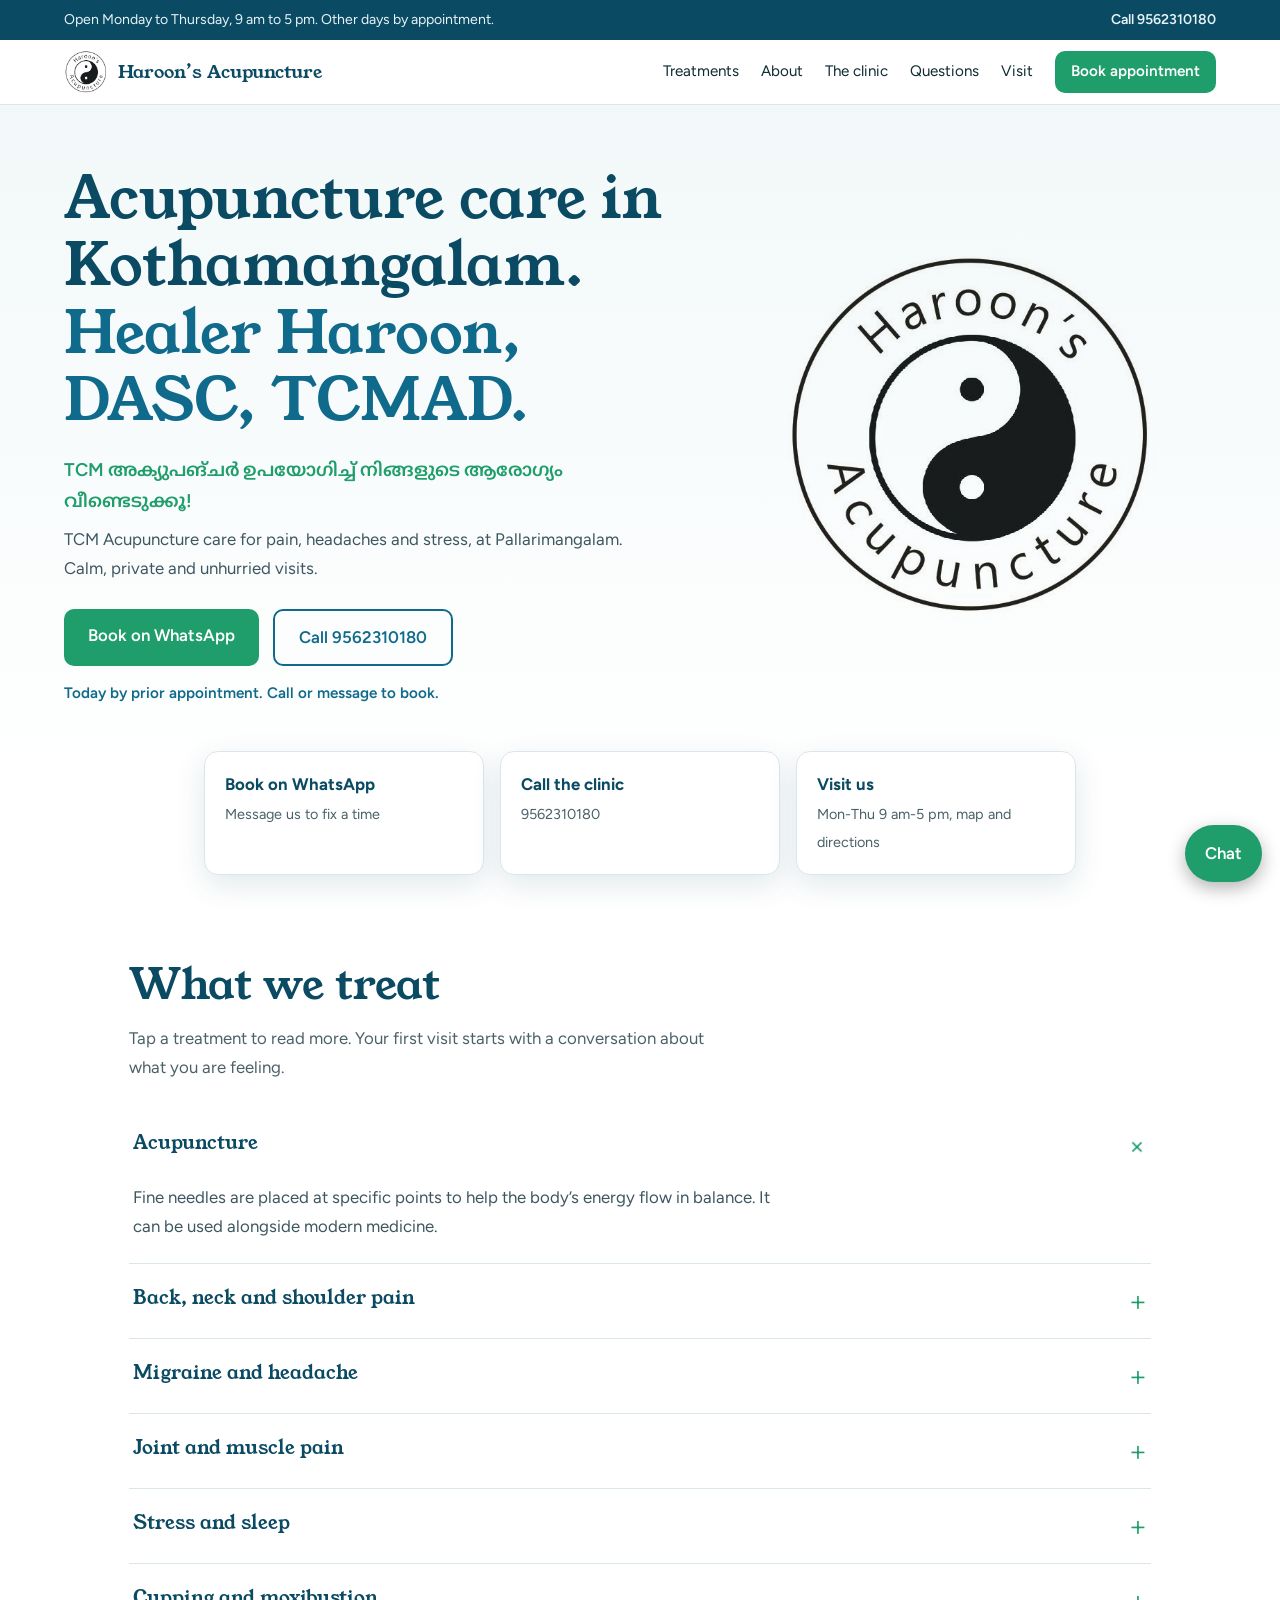
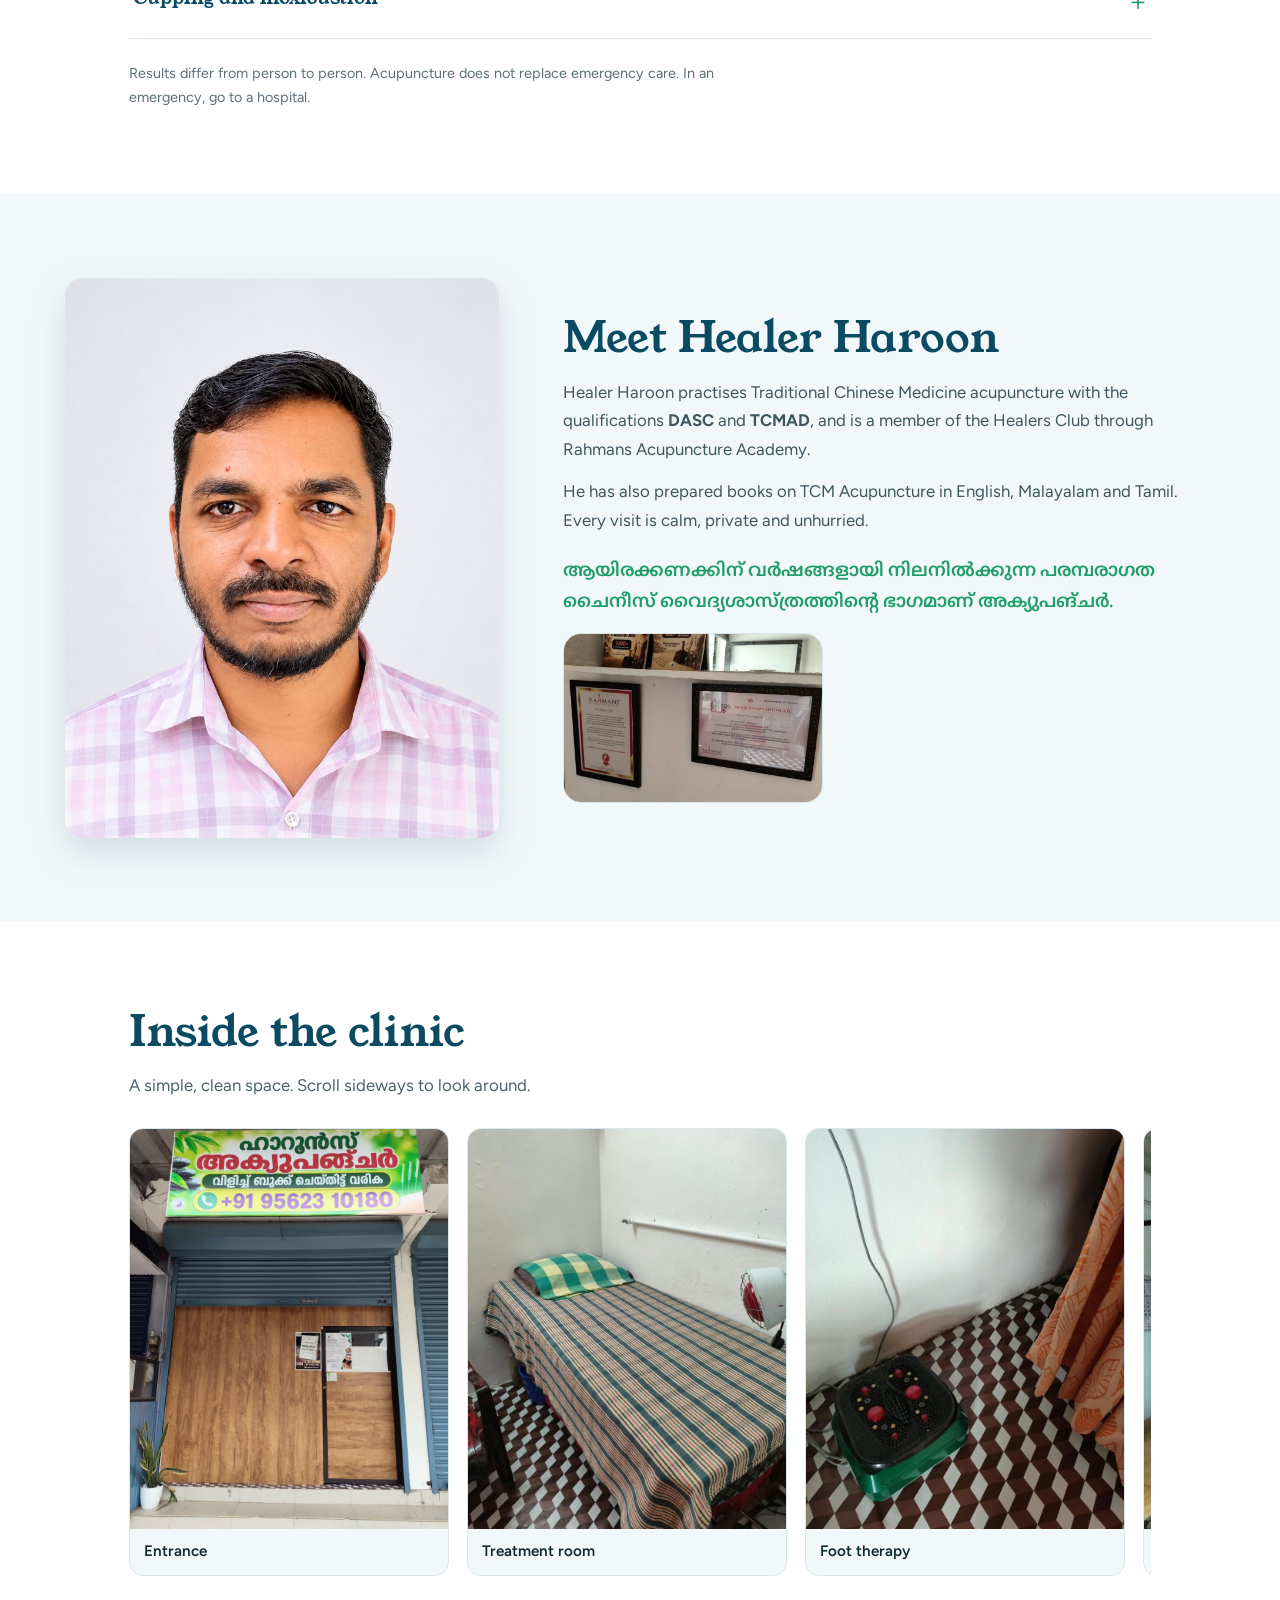
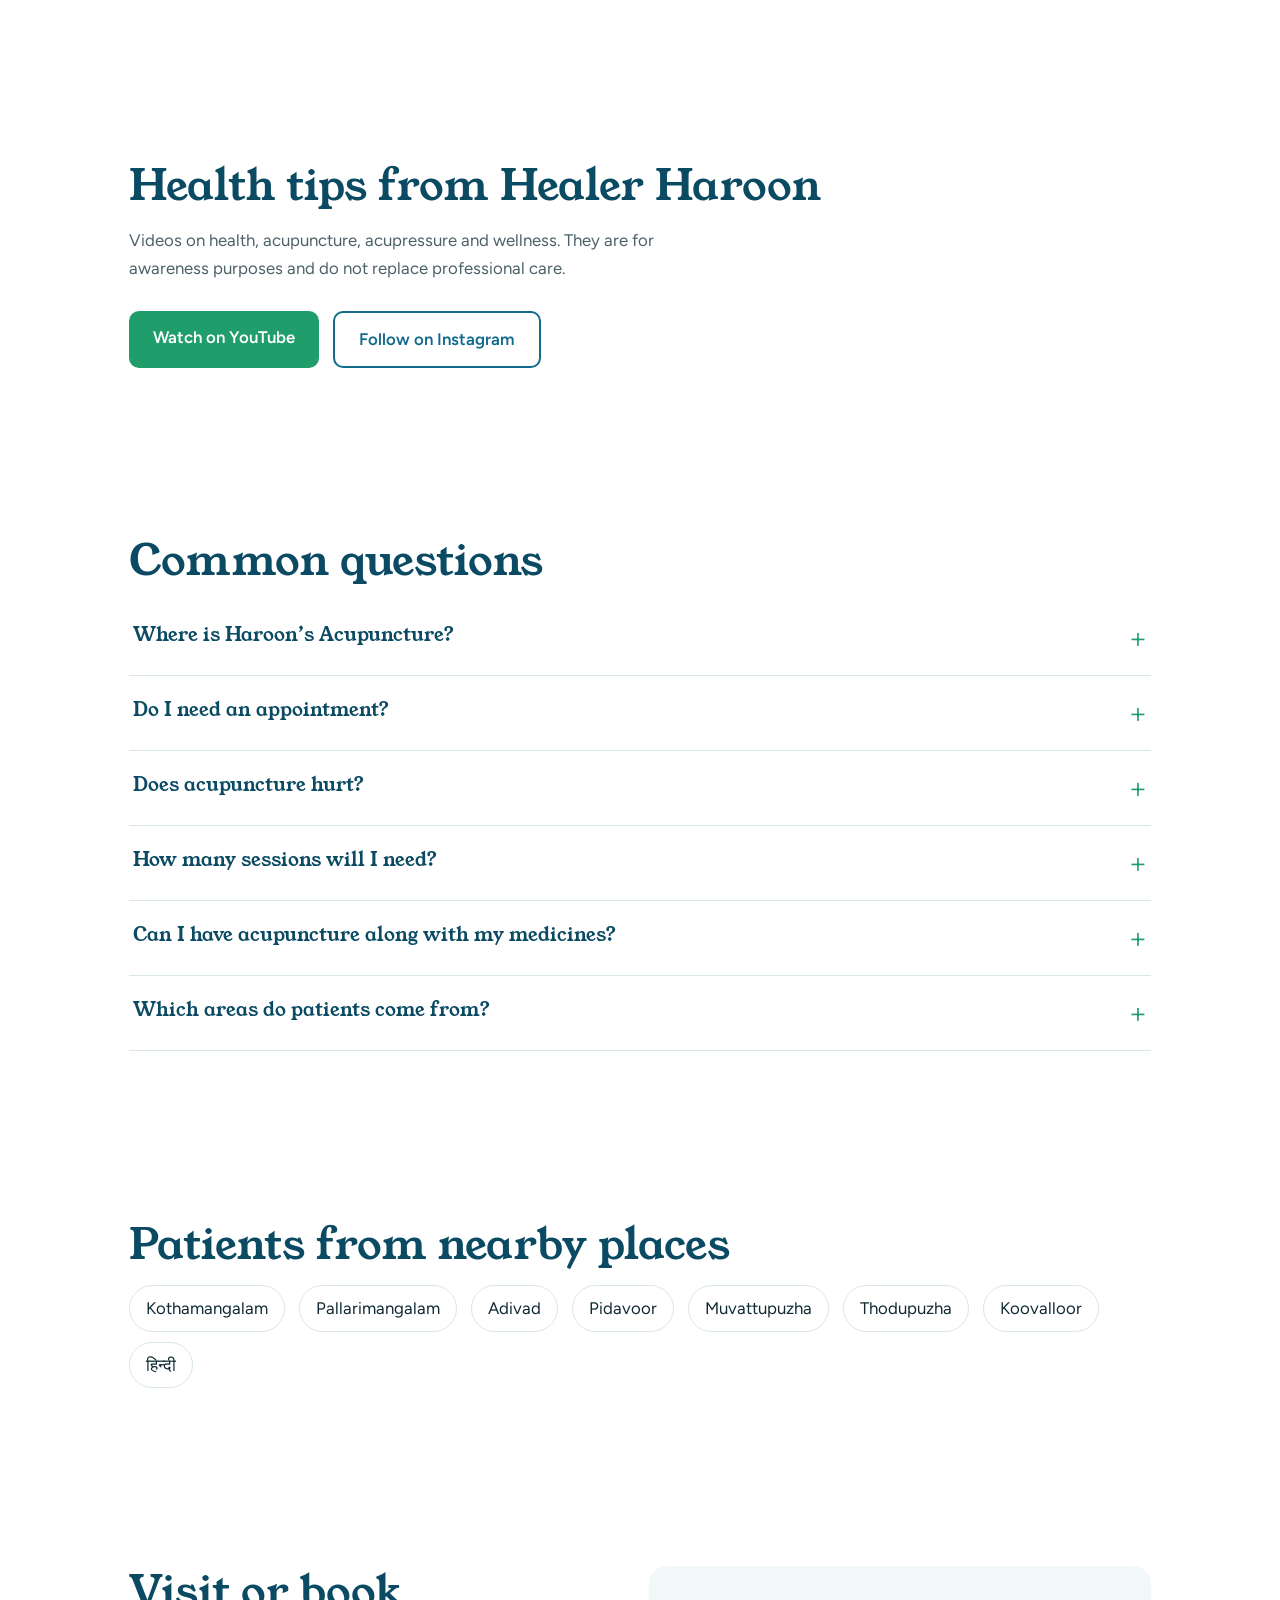
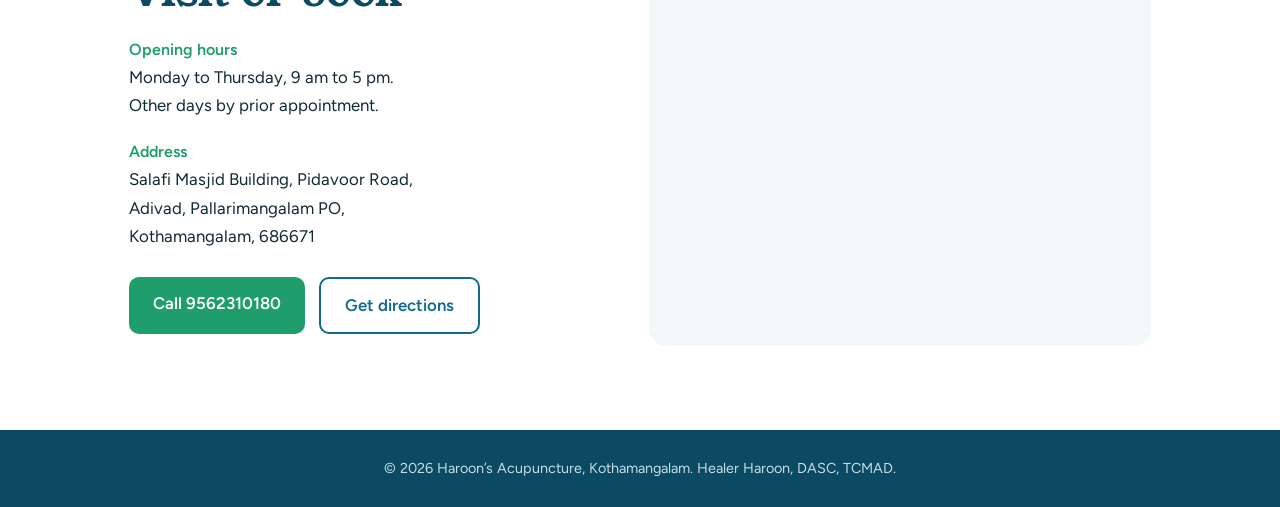
<file: index.html>
<!DOCTYPE html>
<html lang="en">
<head>
<meta charset="UTF-8">
<meta name="viewport" content="width=device-width, initial-scale=1">
<title>Acupuncture in Kothamangalam | Haroon’s Acupuncture, Pallarimangalam</title>
<meta name="description" content="Acupuncture, cupping and moxibustion by Healer Haroon (DASC, TCMAD) in Pallarimangalam, Kothamangalam. Mon-Thu 9-5. Call 9562310180.">
<link rel="preconnect" href="https://fonts.googleapis.com">
<link rel="preconnect" href="https://fonts.gstatic.com" crossorigin>
<link href="https://fonts.googleapis.com/css2?family=Figtree:wght@400;600&family=Noto+Sans+Malayalam:wght@400;600&family=Young+Serif&display=swap" rel="stylesheet">
<link rel="canonical" href="https://aminsharifpc10-coder.github.io/kizila-website-vscode/"><link rel="alternate" hreflang="hi" href="https://aminsharifpc10-coder.github.io/kizila-website-vscode/hindi.html"><link rel="alternate" hreflang="en" href="https://aminsharifpc10-coder.github.io/kizila-website-vscode/"><meta property="og:title" content="Acupuncture in Kothamangalam | Haroon’s Acupuncture"><meta property="og:image" content="https://aminsharifpc10-coder.github.io/kizila-website-vscode/images/entrance.jpg"><meta property="og:type" content="website"><script type="application/ld+json">{"@context": "https://schema.org", "@type": "MedicalClinic", "name": "Haroon’s Acupuncture", "url": "https://aminsharifpc10-coder.github.io/kizila-website-vscode/", "image": "https://aminsharifpc10-coder.github.io/kizila-website-vscode/images/entrance.jpg", "logo": "https://aminsharifpc10-coder.github.io/kizila-website-vscode/images/logo.jpg", "sameAs": ["https://www.youtube.com/@haroonica", "https://www.instagram.com/haroonica"], "telephone": "+919562310180", "medicalSpecialty": "Acupuncture", "address": {"@type": "PostalAddress", "streetAddress": "Salafi Masjid Building, Pidavoor Road, Adivad", "addressLocality": "Pallarimangalam, Kothamangalam", "addressRegion": "Kerala", "postalCode": "686671", "addressCountry": "IN"}, "openingHoursSpecification": [{"@type": "OpeningHoursSpecification", "dayOfWeek": ["Monday", "Tuesday", "Wednesday", "Thursday"], "opens": "09:00", "closes": "17:00"}], "areaServed": ["Kothamangalam", "Pallarimangalam", "Adivad", "Pidavoor", "Muvattupuzha", "Thodupuzha", "Koovalloor"], "employee": {"@type": "Person", "name": "Healer Haroon", "jobTitle": "Acupuncture practitioner"}}</script>
<link rel="stylesheet" href="style.css">
</head>
<body>

<div class="bar"><span>Open Monday to Thursday, 9 am to 5 pm. Other days by appointment.</span><a href="tel:+919562310180">Call 9562310180</a></div>
<header class="top" id="top"><a class="brand" href="#home"><img src="images/logo.jpg" alt="" width="44" height="44"><span>Haroon’s Acupuncture</span></a><nav><a href="#treatments">Treatments</a><a href="#about">About</a><a href="#clinic">The clinic</a><a href="#faq">Questions</a><a href="#visit">Visit</a><a class="btn small" href="https://wa.me/919562310180?text=Hello%2C%20I%20would%20like%20to%20book%20an%20appointment." target="_blank" rel="noopener">Book appointment</a></nav></header>

<main id="home">
  <section class="hero"><div class="hero-text"><h1><span>Acupuncture care in Kothamangalam.</span><span>Healer Haroon, DASC, TCMAD.</span></h1>
<p class="ml" lang="ml">TCM അക്യുപങ്ചർ ഉപയോഗിച്ച് നിങ്ങളുടെ ആരോഗ്യം വീണ്ടെടുക്കൂ!</p>
<p class="lead">TCM Acupuncture care for pain, headaches and stress, at Pallarimangalam. Calm, private and unhurried visits.</p>
<div class="actions"><a class="btn" href="https://wa.me/919562310180?text=Hello%2C%20I%20would%20like%20to%20book%20an%20appointment." target="_blank" rel="noopener">Book on WhatsApp</a><a class="btn ghost" href="tel:+919562310180">Call 9562310180</a></div><p class="open" id="openNow"></p></div>
<div class="pic logo"><img class="main" src="images/logo.jpg" alt="Haroon’s Acupuncture logo" width="600" height="600"></div></section>
<div class="quick"><a href="https://wa.me/919562310180?text=Hello%2C%20I%20would%20like%20to%20book%20an%20appointment." target="_blank" rel="noopener"><strong>Book on WhatsApp</strong><span>Message us to fix a time</span></a><a href="tel:+919562310180"><strong>Call the clinic</strong><span>9562310180</span></a><a href="#visit"><strong>Visit us</strong><span>Mon-Thu 9 am-5 pm, map and directions</span></a></div>

  <section class="sec" id="treatments">
    <h2>What we treat</h2>
    <p class="sub">Tap a treatment to read more. Your first visit starts with a conversation about what you are feeling.</p>
    <!-- EDIT: these are examples. Change them to the treatments Healer Haroon really offers. -->
    <div class="acc reveal">
      <details open><summary>Acupuncture</summary><p>Fine needles are placed at specific points to help the body’s energy flow in balance. It can be used alongside modern medicine.</p></details>
      <details><summary>Back, neck and shoulder pain</summary><p>Many people visit for long-standing stiffness and aches from desk work, driving or physical labour.</p></details>
      <details><summary>Migraine and headache</summary><p>Regular sessions are often used to manage recurring headaches. Treatment is planned around your pattern.</p></details>
      <details><summary>Joint and muscle pain</summary><p>Knees, hips, elbows and muscles that feel tight or sore, helped with acupuncture, warmth and gentle therapy.</p></details>
      <details><summary>Stress and sleep</summary><p>A quiet session to help you relax, with advice you can follow at home.</p></details>
      <details><summary>Cupping and moxibustion</summary><p>Traditional Chinese cupping therapy and moxibustion (warming herb therapy) are offered where suitable.</p></details>
    </div>
    <p class="note">Results differ from person to person. Acupuncture does not replace emergency care. In an emergency, go to a hospital.</p>
  </section>

  <section class="sec alt" id="about">
    <div class="about doc">
      <img class="reveal portrait" src="images/healer-haroon.jpg" alt="Healer Haroon, acupuncture practitioner in Kothamangalam" width="700" height="933" loading="lazy">
      <div class="reveal">
        <h2>Meet Healer Haroon</h2>
        <p>Healer Haroon practises Traditional Chinese Medicine acupuncture with the qualifications <strong>DASC</strong> and <strong>TCMAD</strong>, and is a member of the Healers Club through Rahmans Acupuncture Academy.</p>
        <p>He has also prepared books on TCM Acupuncture in English, Malayalam and Tamil. Every visit is calm, private and unhurried.</p>
        <p class="ml" lang="ml">ആയിരക്കണക്കിന് വർഷങ്ങളായി നിലനിൽക്കുന്ന പരമ്പരാഗത ചൈനീസ് വൈദ്യശാസ്ത്രത്തിന്റെ ഭാഗമാണ് അക്യുപങ്ചർ.</p>
        <img class="cert" src="images/certificates.jpg" alt="Framed membership certificate and TCM question bank books at the clinic" loading="lazy">
      </div>
    </div>
  </section>

  <section class="sec" id="clinic">
    <h2>Inside the clinic</h2>
    <p class="sub">A simple, clean space. Scroll sideways to look around.</p>
    <div class="strip">
      <figure><img src="images/entrance.jpg" alt="Clinic entrance with the Haroon’s Acupuncture sign" loading="lazy"><figcaption>Entrance</figcaption></figure>
      <figure><img src="images/treatment-bed.jpg" alt="Treatment bed with heat lamp" loading="lazy"><figcaption>Treatment room</figcaption></figure>
      <figure><img src="images/foot-therapy.jpg" alt="Foot therapy machine" loading="lazy"><figcaption>Foot therapy</figcaption></figure>
      <figure><img src="images/clinic-room.jpg" alt="Clinic room with curtain" loading="lazy"><figcaption>Consultation area</figcaption></figure>
      <figure><img src="images/waiting-chair.jpg" alt="Treatment bed and chair" loading="lazy"><figcaption>Private cubicle</figcaption></figure>
    </div>
  </section>

  <section class="sec" id="learn"><h2>Health tips from Healer Haroon</h2><p class="sub">Videos on health, acupuncture, acupressure and wellness. They are for awareness purposes and do not replace professional care.</p><div class="actions"><a class="btn" href="https://www.youtube.com/@haroonica" target="_blank" rel="noopener">Watch on YouTube</a><a class="btn ghost call" href="https://www.instagram.com/haroonica" target="_blank" rel="noopener">Follow on Instagram</a></div></section>
<section class="sec" id="faq"><h2>Common questions</h2><div class="acc reveal"><details><summary>Where is Haroon’s Acupuncture?</summary><p>Located at Salafi Masjid Building on Pidavoor Road, Adivad, Pallarimangalam PO, Kothamangalam, 686671.</p></details><details><summary>Do I need an appointment?</summary><p>Monday to Thursday, 9 am to 5 pm, you can visit the clinic. However, please book your appointment time by phone or WhatsApp on 9562310180.</p></details><details><summary>Does acupuncture hurt?</summary><p>The sterile single-use needles are very fine. Most people feel little more than a mild pressure or tingling. Tell Healer Haroon if you feel uncomfortable.</p></details><details><summary>How many sessions will I need?</summary><p>It depends on your condition and how long you have had it. Healer Haroon will explain the plan after talking with you.</p></details><details><summary>Can I have acupuncture along with my medicines?</summary><p>Many people do. Bring your prescriptions and reports to the first visit, and keep taking your medicines unless your doctor says otherwise.</p></details><details><summary>Which areas do patients come from?</summary><p>Kothamangalam, Pallarimangalam, Adivad, Pidavoor, Muvattupuzha, Thodupuzha and Koovalloor.</p></details></div></section>
<section class="sec" id="areas"><h2>Patients from nearby places</h2><p class="areas"><a href="acupuncture-kothamangalam.html">Kothamangalam</a> <a href="acupuncture-pallarimangalam.html">Pallarimangalam</a> <a href="acupuncture-adivad.html">Adivad</a> <a href="acupuncture-pidavoor.html">Pidavoor</a> <a href="acupuncture-muvattupuzha.html">Muvattupuzha</a> <a href="acupuncture-thodupuzha.html">Thodupuzha</a> <a href="acupuncture-koovalloor.html">Koovalloor</a> <a href="hindi.html">हिन्दी</a></p></section>
<section class="sec visit" id="visit">
    <div class="reveal">
      <h2>Visit or book</h2>
      <h3>Opening hours</h3>
      <p>Monday to Thursday, 9 am to 5 pm.<br>Other days by prior appointment.</p>
      <h3>Address</h3>
      <p>Salafi Masjid Building, Pidavoor Road,<br>Adivad, Pallarimangalam PO,<br>Kothamangalam, 686671</p>
      <div class="actions">
        <a class="btn" href="tel:+919562310180">Call 9562310180</a>
        <a class="btn ghost" href="https://www.google.com/maps/dir/?api=1&destination=Salafi+Masjid+Building+Pidavoor+Road+Adivad+Pallarimangalam+Kothamangalam+686671" target="_blank" rel="noopener">Get directions</a>
      </div>
    </div>
    <iframe class="reveal" title="Map to Haroon’s Acupuncture" loading="lazy" referrerpolicy="no-referrer-when-downgrade"
      src="https://www.google.com/maps?q=Salafi+Masjid+Building+Pidavoor+Road+Adivad+Pallarimangalam+Kothamangalam+686671&output=embed"></iframe>
  </section>
</main>

<footer>
  <p>© <span id="yr">2026</span> Haroon’s Acupuncture, Kothamangalam. Healer Haroon, DASC, TCMAD.</p>
</footer>

<a class="wa" href="https://wa.me/919562310180?text=Hello%2C%20I%20would%20like%20to%20book%20an%20appointment." target="_blank" rel="noopener" aria-label="Chat on WhatsApp">Chat</a>

<script src="script.js"></script>
</body>
</html>
</file>
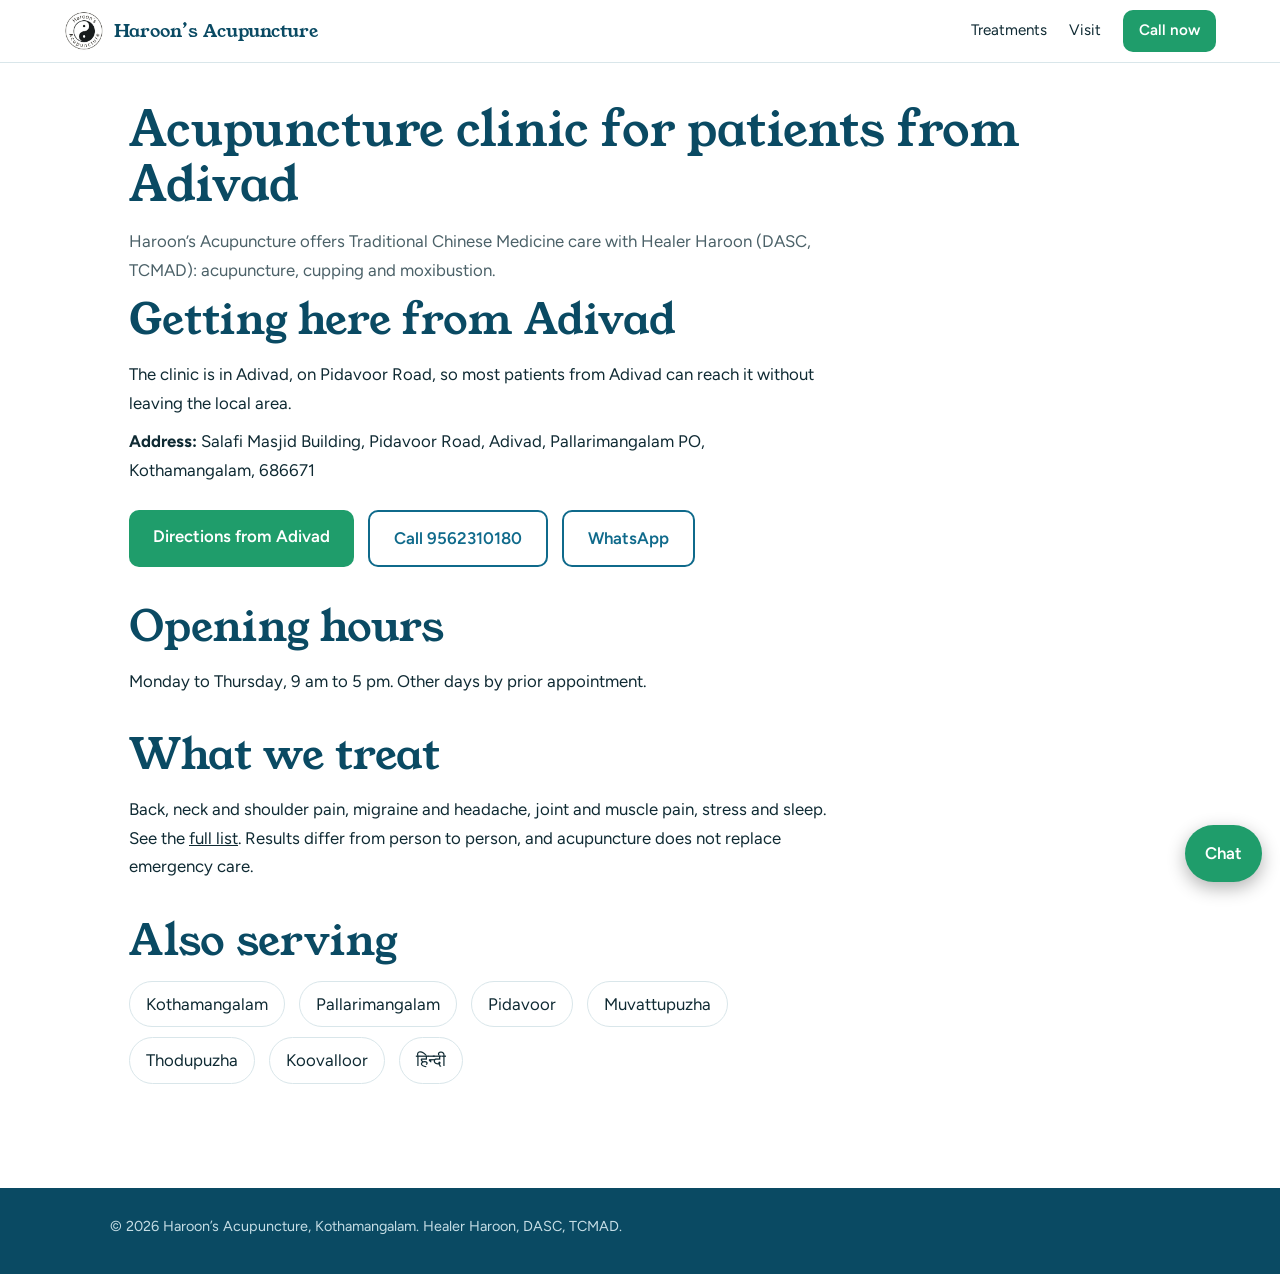
<file: acupuncture-adivad.html>
<!DOCTYPE html><html lang="en"><head><meta charset="UTF-8"><meta name="viewport" content="width=device-width, initial-scale=1"><title>Acupuncture near Adivad | Haroon’s Acupuncture, Kothamangalam</title><meta name="description" content="Acupuncture, cupping and moxibustion near Adivad. Healer Haroon (DASC, TCMAD), Pallarimangalam, Kothamangalam. Mon-Thu 9-5. Call 9562310180."><link rel="canonical" href="https://aminsharifpc10-coder.github.io/kizila-website-vscode/acupuncture-adivad.html"><meta property="og:title" content="Acupuncture near Adivad | Haroon’s Acupuncture, Kothamangalam"><meta property="og:description" content="Acupuncture, cupping and moxibustion near Adivad. Healer Haroon (DASC, TCMAD), Pallarimangalam, Kothamangalam. Mon-Thu 9-5. Call 9562310180."><meta property="og:image" content="https://aminsharifpc10-coder.github.io/kizila-website-vscode/images/entrance.jpg"><meta property="og:type" content="website"><link rel="preconnect" href="https://fonts.googleapis.com"><link rel="preconnect" href="https://fonts.gstatic.com" crossorigin><link href="https://fonts.googleapis.com/css2?family=Figtree:wght@400;600&family=Noto+Sans+Devanagari:wght@400;600&family=Noto+Sans+Malayalam:wght@400;600&family=Young+Serif&display=swap" rel="stylesheet"><link rel="stylesheet" href="style.css"></head><body class="page"><header class="top solid" id="top"><a class="brand" href="index.html"><img src="images/logo.jpg" alt="" width="40" height="40"><span>Haroon’s Acupuncture</span></a><nav><a href="index.html#treatments">Treatments</a><a href="index.html#visit">Visit</a><a class="btn small" href="tel:+919562310180">Call now</a></nav></header><main class="sec"><h1 class="h1s">Acupuncture clinic for patients from Adivad</h1>
<p class="sub">Haroon’s Acupuncture offers Traditional Chinese Medicine care with Healer Haroon (DASC, TCMAD): acupuncture, cupping and moxibustion.</p>
<h2>Getting here from Adivad</h2><p>The clinic is in Adivad, on Pidavoor Road, so most patients from Adivad can reach it without leaving the local area.</p><p><strong>Address:</strong> Salafi Masjid Building, Pidavoor Road, Adivad, Pallarimangalam PO, Kothamangalam, 686671</p>
<!-- EDIT: add a landmark, bus route or travel time that local patients will recognise. -->
<div class="actions"><a class="btn" href="https://www.google.com/maps/dir/?api=1&origin=Adivad+Kerala&destination=Salafi+Masjid+Building+Pidavoor+Road+Adivad+Pallarimangalam+Kothamangalam+686671" target="_blank" rel="noopener">Directions from Adivad</a><a class="btn ghost call" href="tel:+919562310180">Call 9562310180</a><a class="btn ghost call" href="https://wa.me/919562310180?text=Hello%2C%20I%20would%20like%20to%20book%20an%20appointment." target="_blank" rel="noopener">WhatsApp</a></div>
<h2 class="gap">Opening hours</h2><p>Monday to Thursday, 9 am to 5 pm. Other days by prior appointment.</p>
<h2 class="gap">What we treat</h2><p>Back, neck and shoulder pain, migraine and headache, joint and muscle pain, stress and sleep. See the <a href="index.html#treatments">full list</a>. Results differ from person to person, and acupuncture does not replace emergency care.</p>
<h2 class="gap">Also serving</h2><p class="areas"><a href="acupuncture-kothamangalam.html">Kothamangalam</a> <a href="acupuncture-pallarimangalam.html">Pallarimangalam</a> <a href="acupuncture-pidavoor.html">Pidavoor</a> <a href="acupuncture-muvattupuzha.html">Muvattupuzha</a> <a href="acupuncture-thodupuzha.html">Thodupuzha</a> <a href="acupuncture-koovalloor.html">Koovalloor</a> <a href="hindi.html">हिन्दी</a></p></main><footer><p>© <span id="yr">2026</span> Haroon’s Acupuncture, Kothamangalam. Healer Haroon, DASC, TCMAD.</p></footer><a class="wa" href="https://wa.me/919562310180?text=Hello%2C%20I%20would%20like%20to%20book%20an%20appointment." target="_blank" rel="noopener">Chat</a><script src="script.js"></script></body></html>
</file>
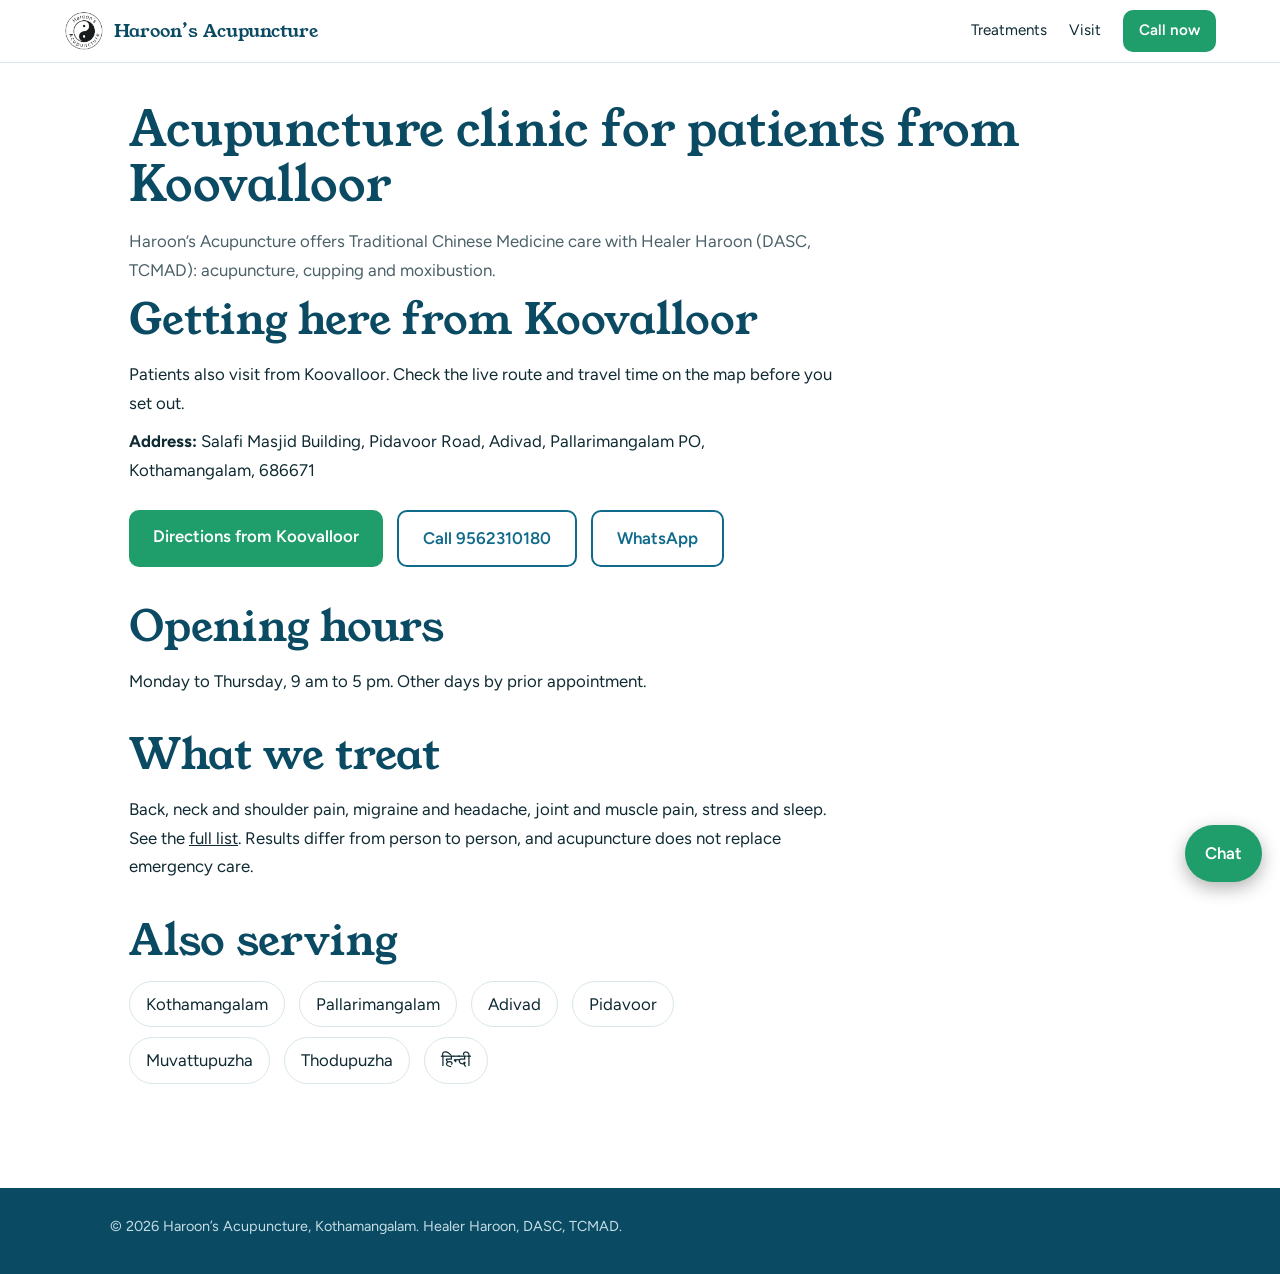
<file: acupuncture-koovalloor.html>
<!DOCTYPE html><html lang="en"><head><meta charset="UTF-8"><meta name="viewport" content="width=device-width, initial-scale=1"><title>Acupuncture near Koovalloor | Haroon’s Acupuncture, Kothamangalam</title><meta name="description" content="Acupuncture, cupping and moxibustion near Koovalloor. Healer Haroon (DASC, TCMAD), Pallarimangalam, Kothamangalam. Mon-Thu 9-5. Call 9562310180."><link rel="canonical" href="https://aminsharifpc10-coder.github.io/kizila-website-vscode/acupuncture-koovalloor.html"><meta property="og:title" content="Acupuncture near Koovalloor | Haroon’s Acupuncture, Kothamangalam"><meta property="og:description" content="Acupuncture, cupping and moxibustion near Koovalloor. Healer Haroon (DASC, TCMAD), Pallarimangalam, Kothamangalam. Mon-Thu 9-5. Call 9562310180."><meta property="og:image" content="https://aminsharifpc10-coder.github.io/kizila-website-vscode/images/entrance.jpg"><meta property="og:type" content="website"><link rel="preconnect" href="https://fonts.googleapis.com"><link rel="preconnect" href="https://fonts.gstatic.com" crossorigin><link href="https://fonts.googleapis.com/css2?family=Figtree:wght@400;600&family=Noto+Sans+Devanagari:wght@400;600&family=Noto+Sans+Malayalam:wght@400;600&family=Young+Serif&display=swap" rel="stylesheet"><link rel="stylesheet" href="style.css"></head><body class="page"><header class="top solid" id="top"><a class="brand" href="index.html"><img src="images/logo.jpg" alt="" width="40" height="40"><span>Haroon’s Acupuncture</span></a><nav><a href="index.html#treatments">Treatments</a><a href="index.html#visit">Visit</a><a class="btn small" href="tel:+919562310180">Call now</a></nav></header><main class="sec"><h1 class="h1s">Acupuncture clinic for patients from Koovalloor</h1>
<p class="sub">Haroon’s Acupuncture offers Traditional Chinese Medicine care with Healer Haroon (DASC, TCMAD): acupuncture, cupping and moxibustion.</p>
<h2>Getting here from Koovalloor</h2><p>Patients also visit from Koovalloor. Check the live route and travel time on the map before you set out.</p><p><strong>Address:</strong> Salafi Masjid Building, Pidavoor Road, Adivad, Pallarimangalam PO, Kothamangalam, 686671</p>
<!-- EDIT: add a landmark, bus route or travel time that local patients will recognise. -->
<div class="actions"><a class="btn" href="https://www.google.com/maps/dir/?api=1&origin=Koovalloor+Kerala&destination=Salafi+Masjid+Building+Pidavoor+Road+Adivad+Pallarimangalam+Kothamangalam+686671" target="_blank" rel="noopener">Directions from Koovalloor</a><a class="btn ghost call" href="tel:+919562310180">Call 9562310180</a><a class="btn ghost call" href="https://wa.me/919562310180?text=Hello%2C%20I%20would%20like%20to%20book%20an%20appointment." target="_blank" rel="noopener">WhatsApp</a></div>
<h2 class="gap">Opening hours</h2><p>Monday to Thursday, 9 am to 5 pm. Other days by prior appointment.</p>
<h2 class="gap">What we treat</h2><p>Back, neck and shoulder pain, migraine and headache, joint and muscle pain, stress and sleep. See the <a href="index.html#treatments">full list</a>. Results differ from person to person, and acupuncture does not replace emergency care.</p>
<h2 class="gap">Also serving</h2><p class="areas"><a href="acupuncture-kothamangalam.html">Kothamangalam</a> <a href="acupuncture-pallarimangalam.html">Pallarimangalam</a> <a href="acupuncture-adivad.html">Adivad</a> <a href="acupuncture-pidavoor.html">Pidavoor</a> <a href="acupuncture-muvattupuzha.html">Muvattupuzha</a> <a href="acupuncture-thodupuzha.html">Thodupuzha</a> <a href="hindi.html">हिन्दी</a></p></main><footer><p>© <span id="yr">2026</span> Haroon’s Acupuncture, Kothamangalam. Healer Haroon, DASC, TCMAD.</p></footer><a class="wa" href="https://wa.me/919562310180?text=Hello%2C%20I%20would%20like%20to%20book%20an%20appointment." target="_blank" rel="noopener">Chat</a><script src="script.js"></script></body></html>
</file>
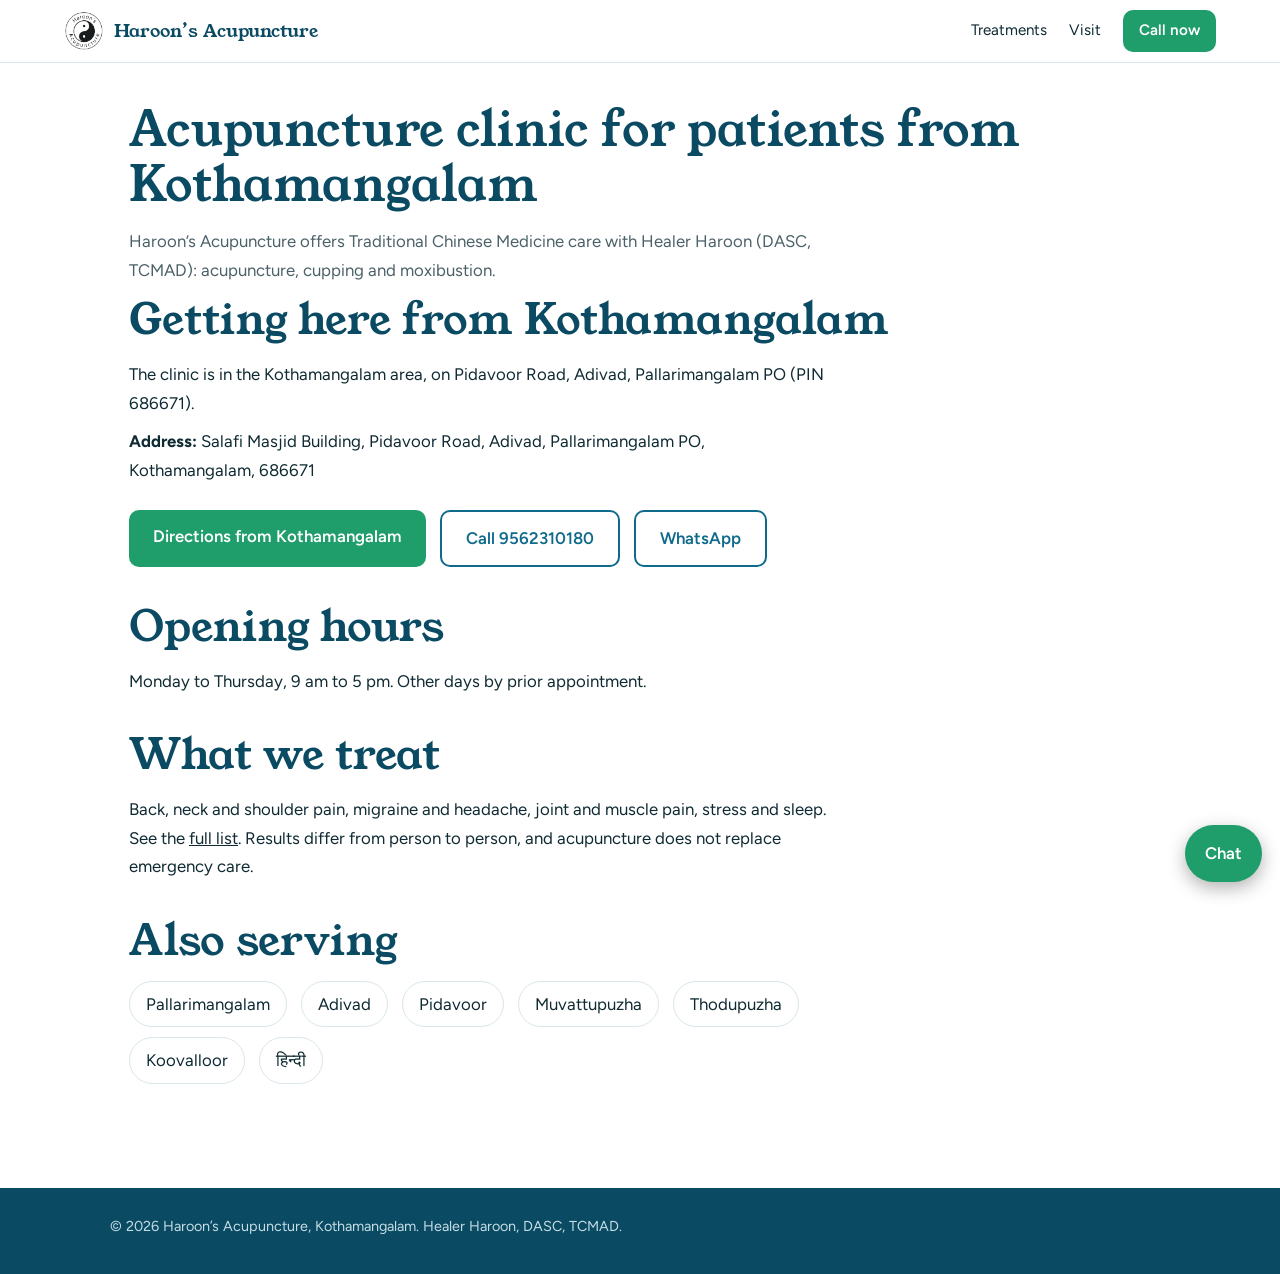
<file: acupuncture-kothamangalam.html>
<!DOCTYPE html><html lang="en"><head><meta charset="UTF-8"><meta name="viewport" content="width=device-width, initial-scale=1"><title>Acupuncture near Kothamangalam | Haroon’s Acupuncture, Kothamangalam</title><meta name="description" content="Acupuncture, cupping and moxibustion near Kothamangalam. Healer Haroon (DASC, TCMAD), Pallarimangalam, Kothamangalam. Mon-Thu 9-5. Call 9562310180."><link rel="canonical" href="https://aminsharifpc10-coder.github.io/kizila-website-vscode/acupuncture-kothamangalam.html"><meta property="og:title" content="Acupuncture near Kothamangalam | Haroon’s Acupuncture, Kothamangalam"><meta property="og:description" content="Acupuncture, cupping and moxibustion near Kothamangalam. Healer Haroon (DASC, TCMAD), Pallarimangalam, Kothamangalam. Mon-Thu 9-5. Call 9562310180."><meta property="og:image" content="https://aminsharifpc10-coder.github.io/kizila-website-vscode/images/entrance.jpg"><meta property="og:type" content="website"><link rel="preconnect" href="https://fonts.googleapis.com"><link rel="preconnect" href="https://fonts.gstatic.com" crossorigin><link href="https://fonts.googleapis.com/css2?family=Figtree:wght@400;600&family=Noto+Sans+Devanagari:wght@400;600&family=Noto+Sans+Malayalam:wght@400;600&family=Young+Serif&display=swap" rel="stylesheet"><link rel="stylesheet" href="style.css"></head><body class="page"><header class="top solid" id="top"><a class="brand" href="index.html"><img src="images/logo.jpg" alt="" width="40" height="40"><span>Haroon’s Acupuncture</span></a><nav><a href="index.html#treatments">Treatments</a><a href="index.html#visit">Visit</a><a class="btn small" href="tel:+919562310180">Call now</a></nav></header><main class="sec"><h1 class="h1s">Acupuncture clinic for patients from Kothamangalam</h1>
<p class="sub">Haroon’s Acupuncture offers Traditional Chinese Medicine care with Healer Haroon (DASC, TCMAD): acupuncture, cupping and moxibustion.</p>
<h2>Getting here from Kothamangalam</h2><p>The clinic is in the Kothamangalam area, on Pidavoor Road, Adivad, Pallarimangalam PO (PIN 686671).</p><p><strong>Address:</strong> Salafi Masjid Building, Pidavoor Road, Adivad, Pallarimangalam PO, Kothamangalam, 686671</p>
<!-- EDIT: add a landmark, bus route or travel time that local patients will recognise. -->
<div class="actions"><a class="btn" href="https://www.google.com/maps/dir/?api=1&origin=Kothamangalam+Kerala&destination=Salafi+Masjid+Building+Pidavoor+Road+Adivad+Pallarimangalam+Kothamangalam+686671" target="_blank" rel="noopener">Directions from Kothamangalam</a><a class="btn ghost call" href="tel:+919562310180">Call 9562310180</a><a class="btn ghost call" href="https://wa.me/919562310180?text=Hello%2C%20I%20would%20like%20to%20book%20an%20appointment." target="_blank" rel="noopener">WhatsApp</a></div>
<h2 class="gap">Opening hours</h2><p>Monday to Thursday, 9 am to 5 pm. Other days by prior appointment.</p>
<h2 class="gap">What we treat</h2><p>Back, neck and shoulder pain, migraine and headache, joint and muscle pain, stress and sleep. See the <a href="index.html#treatments">full list</a>. Results differ from person to person, and acupuncture does not replace emergency care.</p>
<h2 class="gap">Also serving</h2><p class="areas"><a href="acupuncture-pallarimangalam.html">Pallarimangalam</a> <a href="acupuncture-adivad.html">Adivad</a> <a href="acupuncture-pidavoor.html">Pidavoor</a> <a href="acupuncture-muvattupuzha.html">Muvattupuzha</a> <a href="acupuncture-thodupuzha.html">Thodupuzha</a> <a href="acupuncture-koovalloor.html">Koovalloor</a> <a href="hindi.html">हिन्दी</a></p></main><footer><p>© <span id="yr">2026</span> Haroon’s Acupuncture, Kothamangalam. Healer Haroon, DASC, TCMAD.</p></footer><a class="wa" href="https://wa.me/919562310180?text=Hello%2C%20I%20would%20like%20to%20book%20an%20appointment." target="_blank" rel="noopener">Chat</a><script src="script.js"></script></body></html>
</file>
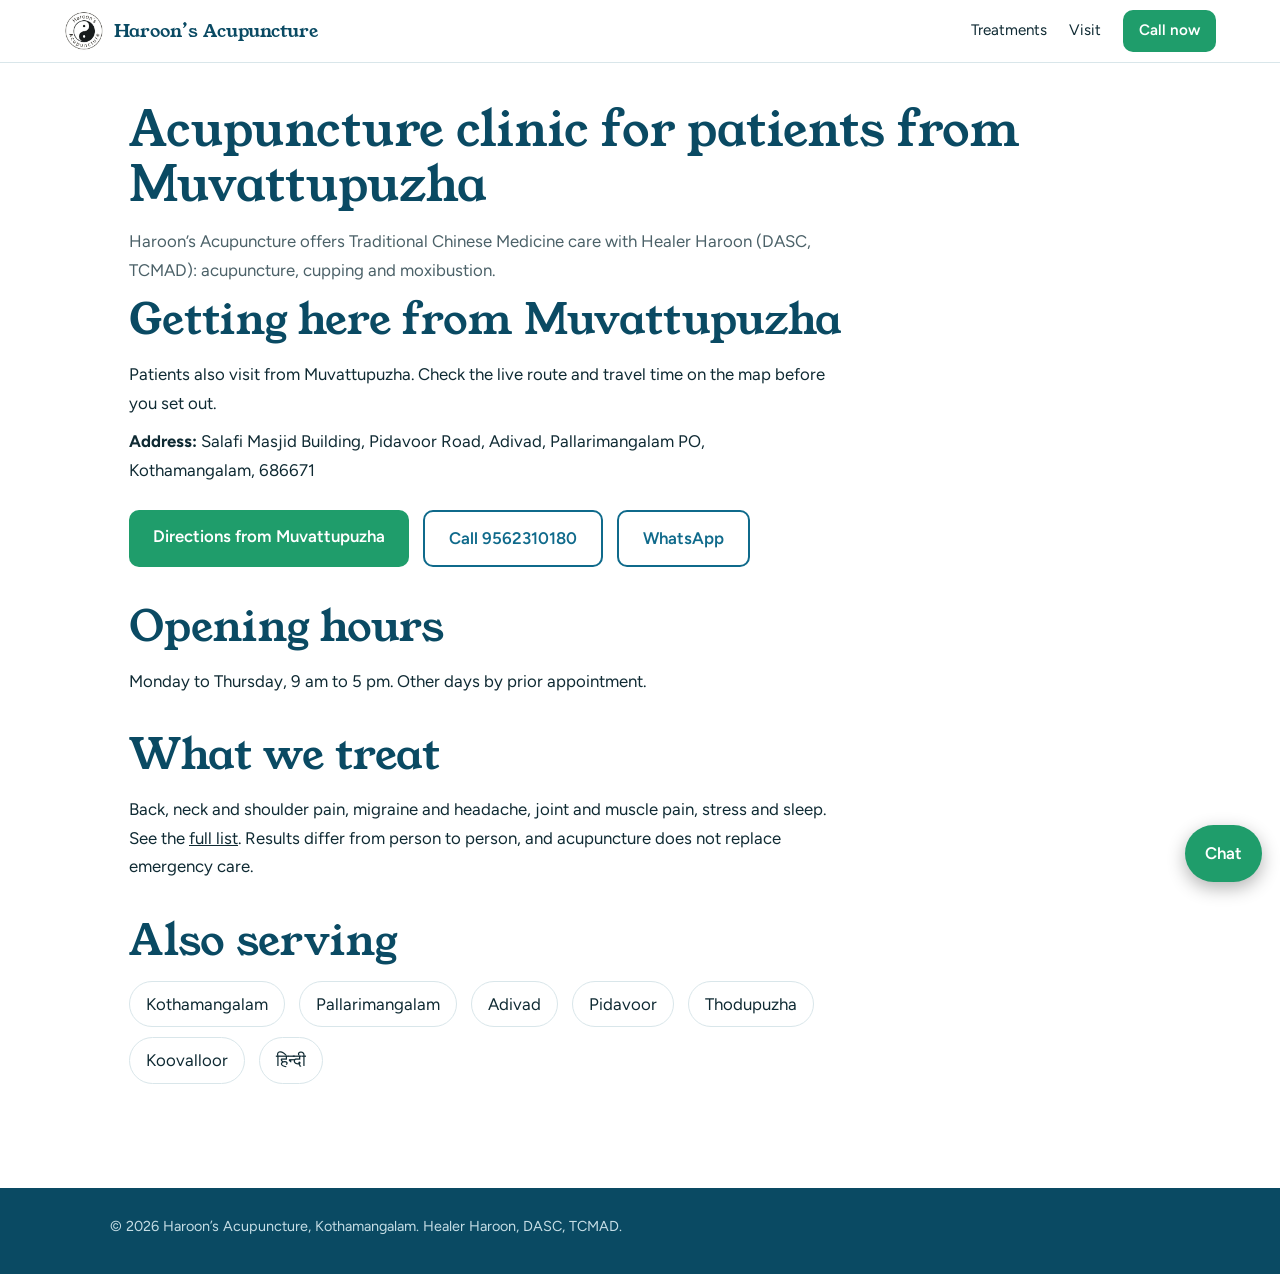
<file: acupuncture-muvattupuzha.html>
<!DOCTYPE html><html lang="en"><head><meta charset="UTF-8"><meta name="viewport" content="width=device-width, initial-scale=1"><title>Acupuncture near Muvattupuzha | Haroon’s Acupuncture, Kothamangalam</title><meta name="description" content="Acupuncture, cupping and moxibustion near Muvattupuzha. Healer Haroon (DASC, TCMAD), Pallarimangalam, Kothamangalam. Mon-Thu 9-5. Call 9562310180."><link rel="canonical" href="https://aminsharifpc10-coder.github.io/kizila-website-vscode/acupuncture-muvattupuzha.html"><meta property="og:title" content="Acupuncture near Muvattupuzha | Haroon’s Acupuncture, Kothamangalam"><meta property="og:description" content="Acupuncture, cupping and moxibustion near Muvattupuzha. Healer Haroon (DASC, TCMAD), Pallarimangalam, Kothamangalam. Mon-Thu 9-5. Call 9562310180."><meta property="og:image" content="https://aminsharifpc10-coder.github.io/kizila-website-vscode/images/entrance.jpg"><meta property="og:type" content="website"><link rel="preconnect" href="https://fonts.googleapis.com"><link rel="preconnect" href="https://fonts.gstatic.com" crossorigin><link href="https://fonts.googleapis.com/css2?family=Figtree:wght@400;600&family=Noto+Sans+Devanagari:wght@400;600&family=Noto+Sans+Malayalam:wght@400;600&family=Young+Serif&display=swap" rel="stylesheet"><link rel="stylesheet" href="style.css"></head><body class="page"><header class="top solid" id="top"><a class="brand" href="index.html"><img src="images/logo.jpg" alt="" width="40" height="40"><span>Haroon’s Acupuncture</span></a><nav><a href="index.html#treatments">Treatments</a><a href="index.html#visit">Visit</a><a class="btn small" href="tel:+919562310180">Call now</a></nav></header><main class="sec"><h1 class="h1s">Acupuncture clinic for patients from Muvattupuzha</h1>
<p class="sub">Haroon’s Acupuncture offers Traditional Chinese Medicine care with Healer Haroon (DASC, TCMAD): acupuncture, cupping and moxibustion.</p>
<h2>Getting here from Muvattupuzha</h2><p>Patients also visit from Muvattupuzha. Check the live route and travel time on the map before you set out.</p><p><strong>Address:</strong> Salafi Masjid Building, Pidavoor Road, Adivad, Pallarimangalam PO, Kothamangalam, 686671</p>
<!-- EDIT: add a landmark, bus route or travel time that local patients will recognise. -->
<div class="actions"><a class="btn" href="https://www.google.com/maps/dir/?api=1&origin=Muvattupuzha+Kerala&destination=Salafi+Masjid+Building+Pidavoor+Road+Adivad+Pallarimangalam+Kothamangalam+686671" target="_blank" rel="noopener">Directions from Muvattupuzha</a><a class="btn ghost call" href="tel:+919562310180">Call 9562310180</a><a class="btn ghost call" href="https://wa.me/919562310180?text=Hello%2C%20I%20would%20like%20to%20book%20an%20appointment." target="_blank" rel="noopener">WhatsApp</a></div>
<h2 class="gap">Opening hours</h2><p>Monday to Thursday, 9 am to 5 pm. Other days by prior appointment.</p>
<h2 class="gap">What we treat</h2><p>Back, neck and shoulder pain, migraine and headache, joint and muscle pain, stress and sleep. See the <a href="index.html#treatments">full list</a>. Results differ from person to person, and acupuncture does not replace emergency care.</p>
<h2 class="gap">Also serving</h2><p class="areas"><a href="acupuncture-kothamangalam.html">Kothamangalam</a> <a href="acupuncture-pallarimangalam.html">Pallarimangalam</a> <a href="acupuncture-adivad.html">Adivad</a> <a href="acupuncture-pidavoor.html">Pidavoor</a> <a href="acupuncture-thodupuzha.html">Thodupuzha</a> <a href="acupuncture-koovalloor.html">Koovalloor</a> <a href="hindi.html">हिन्दी</a></p></main><footer><p>© <span id="yr">2026</span> Haroon’s Acupuncture, Kothamangalam. Healer Haroon, DASC, TCMAD.</p></footer><a class="wa" href="https://wa.me/919562310180?text=Hello%2C%20I%20would%20like%20to%20book%20an%20appointment." target="_blank" rel="noopener">Chat</a><script src="script.js"></script></body></html>
</file>
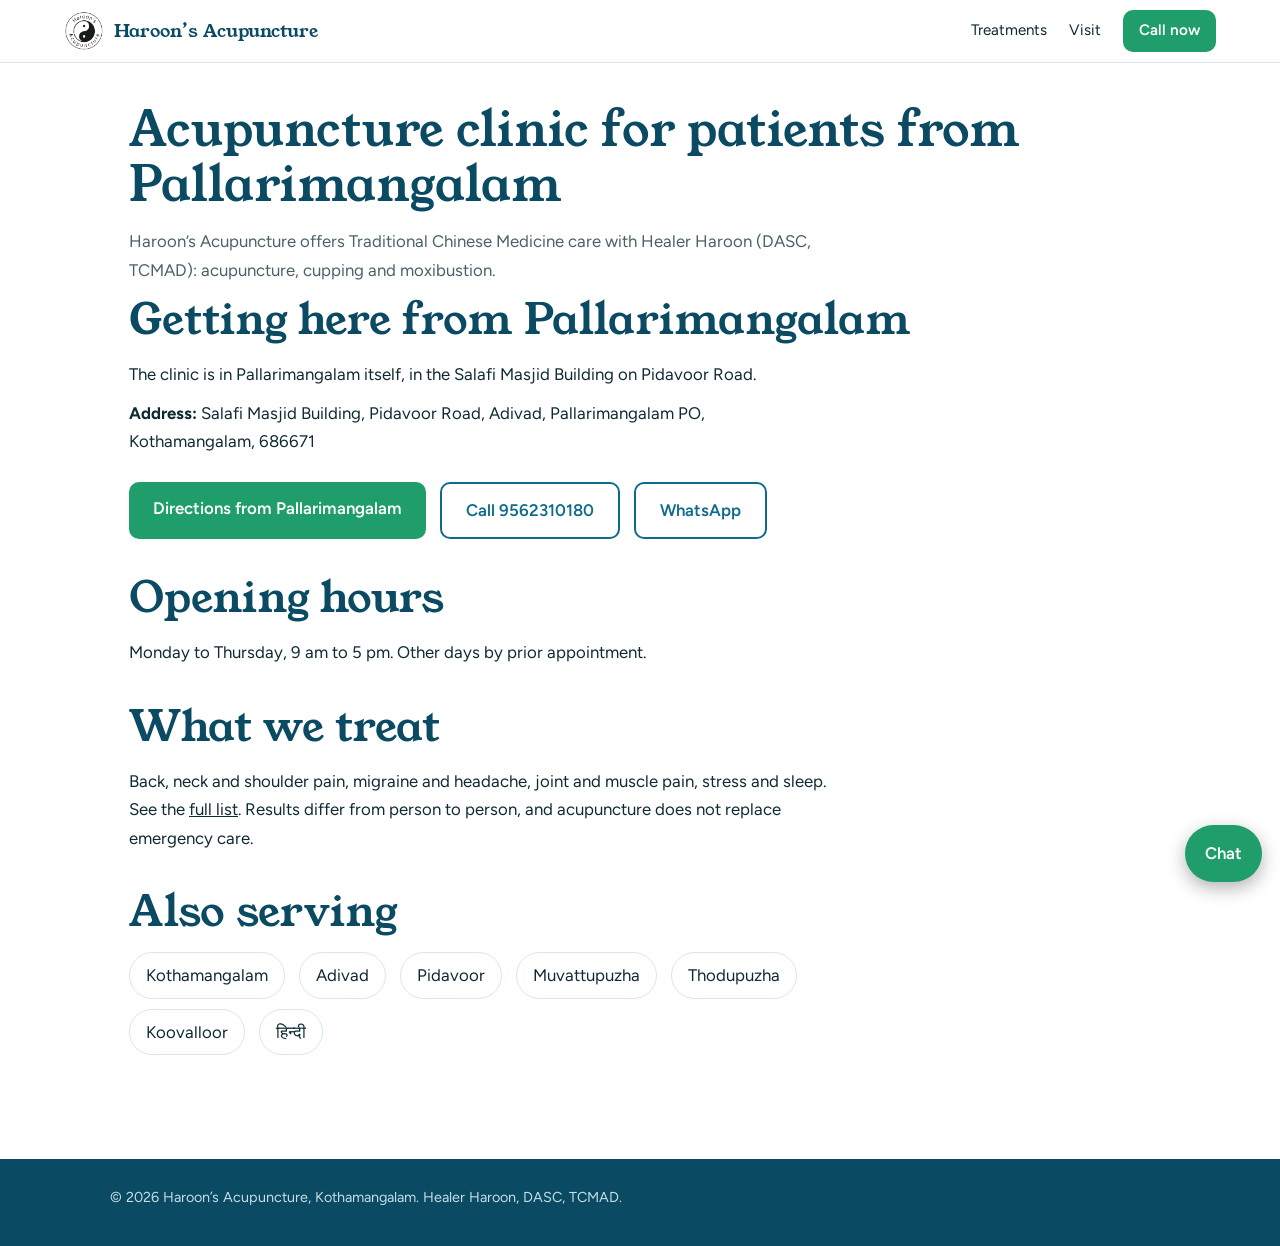
<file: acupuncture-pallarimangalam.html>
<!DOCTYPE html><html lang="en"><head><meta charset="UTF-8"><meta name="viewport" content="width=device-width, initial-scale=1"><title>Acupuncture near Pallarimangalam | Haroon’s Acupuncture, Kothamangalam</title><meta name="description" content="Acupuncture, cupping and moxibustion near Pallarimangalam. Healer Haroon (DASC, TCMAD), Pallarimangalam, Kothamangalam. Mon-Thu 9-5. Call 9562310180."><link rel="canonical" href="https://aminsharifpc10-coder.github.io/kizila-website-vscode/acupuncture-pallarimangalam.html"><meta property="og:title" content="Acupuncture near Pallarimangalam | Haroon’s Acupuncture, Kothamangalam"><meta property="og:description" content="Acupuncture, cupping and moxibustion near Pallarimangalam. Healer Haroon (DASC, TCMAD), Pallarimangalam, Kothamangalam. Mon-Thu 9-5. Call 9562310180."><meta property="og:image" content="https://aminsharifpc10-coder.github.io/kizila-website-vscode/images/entrance.jpg"><meta property="og:type" content="website"><link rel="preconnect" href="https://fonts.googleapis.com"><link rel="preconnect" href="https://fonts.gstatic.com" crossorigin><link href="https://fonts.googleapis.com/css2?family=Figtree:wght@400;600&family=Noto+Sans+Devanagari:wght@400;600&family=Noto+Sans+Malayalam:wght@400;600&family=Young+Serif&display=swap" rel="stylesheet"><link rel="stylesheet" href="style.css"></head><body class="page"><header class="top solid" id="top"><a class="brand" href="index.html"><img src="images/logo.jpg" alt="" width="40" height="40"><span>Haroon’s Acupuncture</span></a><nav><a href="index.html#treatments">Treatments</a><a href="index.html#visit">Visit</a><a class="btn small" href="tel:+919562310180">Call now</a></nav></header><main class="sec"><h1 class="h1s">Acupuncture clinic for patients from Pallarimangalam</h1>
<p class="sub">Haroon’s Acupuncture offers Traditional Chinese Medicine care with Healer Haroon (DASC, TCMAD): acupuncture, cupping and moxibustion.</p>
<h2>Getting here from Pallarimangalam</h2><p>The clinic is in Pallarimangalam itself, in the Salafi Masjid Building on Pidavoor Road.</p><p><strong>Address:</strong> Salafi Masjid Building, Pidavoor Road, Adivad, Pallarimangalam PO, Kothamangalam, 686671</p>
<!-- EDIT: add a landmark, bus route or travel time that local patients will recognise. -->
<div class="actions"><a class="btn" href="https://www.google.com/maps/dir/?api=1&origin=Pallarimangalam+Kerala&destination=Salafi+Masjid+Building+Pidavoor+Road+Adivad+Pallarimangalam+Kothamangalam+686671" target="_blank" rel="noopener">Directions from Pallarimangalam</a><a class="btn ghost call" href="tel:+919562310180">Call 9562310180</a><a class="btn ghost call" href="https://wa.me/919562310180?text=Hello%2C%20I%20would%20like%20to%20book%20an%20appointment." target="_blank" rel="noopener">WhatsApp</a></div>
<h2 class="gap">Opening hours</h2><p>Monday to Thursday, 9 am to 5 pm. Other days by prior appointment.</p>
<h2 class="gap">What we treat</h2><p>Back, neck and shoulder pain, migraine and headache, joint and muscle pain, stress and sleep. See the <a href="index.html#treatments">full list</a>. Results differ from person to person, and acupuncture does not replace emergency care.</p>
<h2 class="gap">Also serving</h2><p class="areas"><a href="acupuncture-kothamangalam.html">Kothamangalam</a> <a href="acupuncture-adivad.html">Adivad</a> <a href="acupuncture-pidavoor.html">Pidavoor</a> <a href="acupuncture-muvattupuzha.html">Muvattupuzha</a> <a href="acupuncture-thodupuzha.html">Thodupuzha</a> <a href="acupuncture-koovalloor.html">Koovalloor</a> <a href="hindi.html">हिन्दी</a></p></main><footer><p>© <span id="yr">2026</span> Haroon’s Acupuncture, Kothamangalam. Healer Haroon, DASC, TCMAD.</p></footer><a class="wa" href="https://wa.me/919562310180?text=Hello%2C%20I%20would%20like%20to%20book%20an%20appointment." target="_blank" rel="noopener">Chat</a><script src="script.js"></script></body></html>
</file>
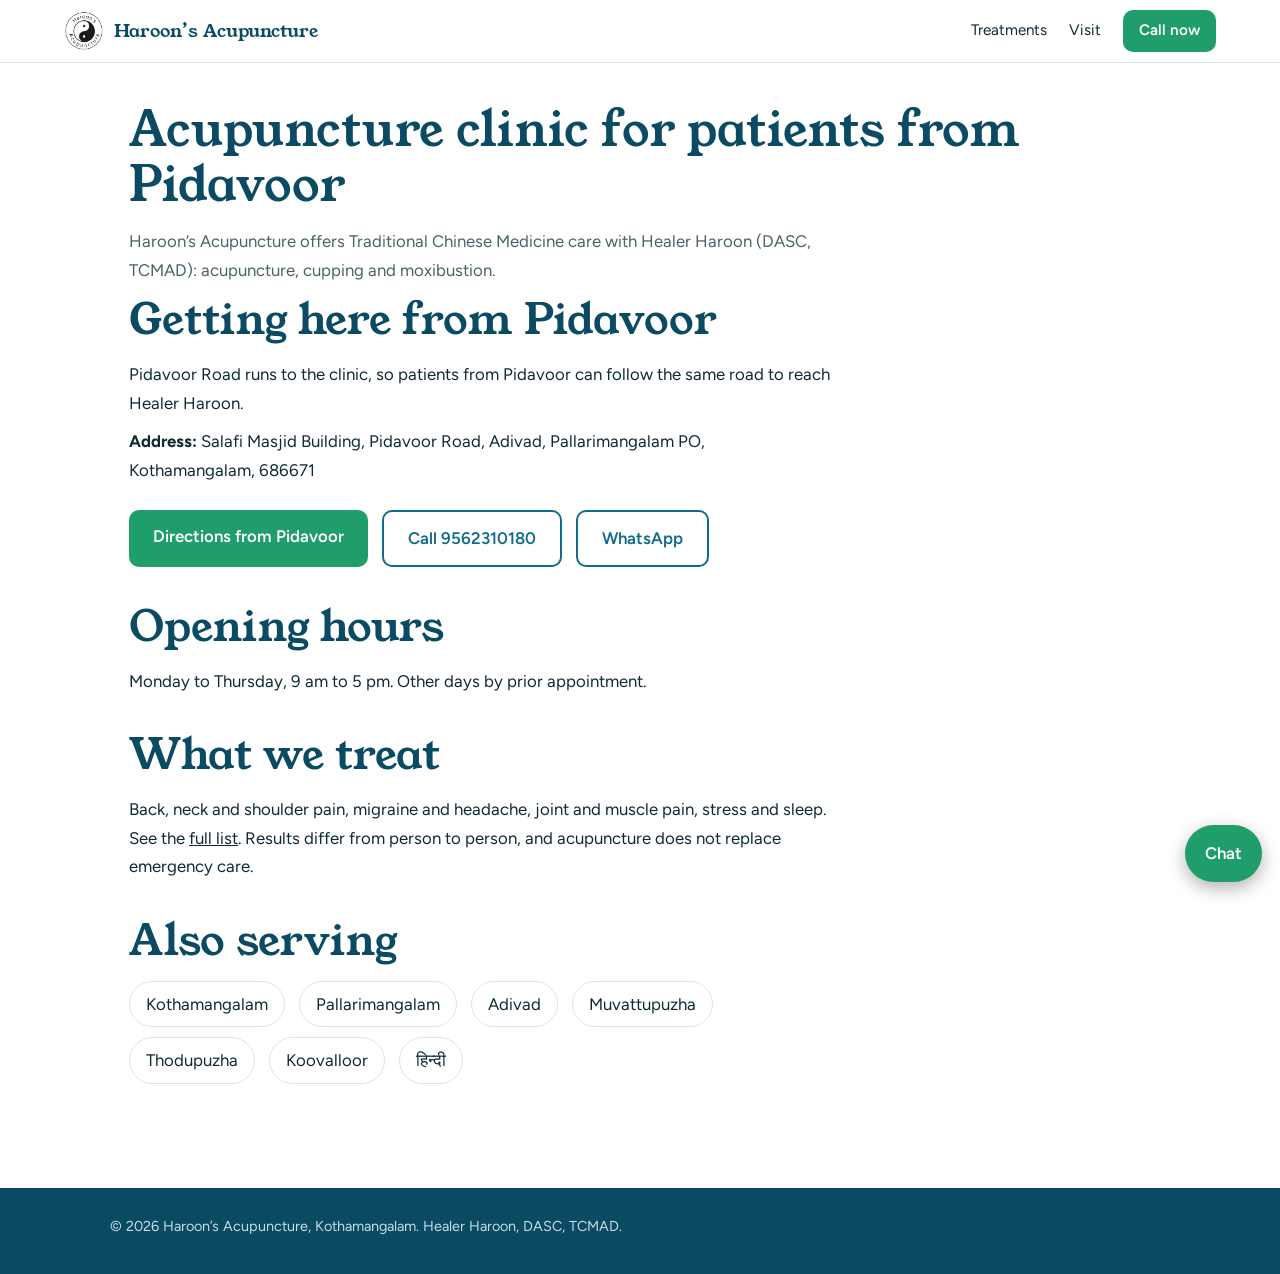
<file: acupuncture-pidavoor.html>
<!DOCTYPE html><html lang="en"><head><meta charset="UTF-8"><meta name="viewport" content="width=device-width, initial-scale=1"><title>Acupuncture near Pidavoor | Haroon’s Acupuncture, Kothamangalam</title><meta name="description" content="Acupuncture, cupping and moxibustion near Pidavoor. Healer Haroon (DASC, TCMAD), Pallarimangalam, Kothamangalam. Mon-Thu 9-5. Call 9562310180."><link rel="canonical" href="https://aminsharifpc10-coder.github.io/kizila-website-vscode/acupuncture-pidavoor.html"><meta property="og:title" content="Acupuncture near Pidavoor | Haroon’s Acupuncture, Kothamangalam"><meta property="og:description" content="Acupuncture, cupping and moxibustion near Pidavoor. Healer Haroon (DASC, TCMAD), Pallarimangalam, Kothamangalam. Mon-Thu 9-5. Call 9562310180."><meta property="og:image" content="https://aminsharifpc10-coder.github.io/kizila-website-vscode/images/entrance.jpg"><meta property="og:type" content="website"><link rel="preconnect" href="https://fonts.googleapis.com"><link rel="preconnect" href="https://fonts.gstatic.com" crossorigin><link href="https://fonts.googleapis.com/css2?family=Figtree:wght@400;600&family=Noto+Sans+Devanagari:wght@400;600&family=Noto+Sans+Malayalam:wght@400;600&family=Young+Serif&display=swap" rel="stylesheet"><link rel="stylesheet" href="style.css"></head><body class="page"><header class="top solid" id="top"><a class="brand" href="index.html"><img src="images/logo.jpg" alt="" width="40" height="40"><span>Haroon’s Acupuncture</span></a><nav><a href="index.html#treatments">Treatments</a><a href="index.html#visit">Visit</a><a class="btn small" href="tel:+919562310180">Call now</a></nav></header><main class="sec"><h1 class="h1s">Acupuncture clinic for patients from Pidavoor</h1>
<p class="sub">Haroon’s Acupuncture offers Traditional Chinese Medicine care with Healer Haroon (DASC, TCMAD): acupuncture, cupping and moxibustion.</p>
<h2>Getting here from Pidavoor</h2><p>Pidavoor Road runs to the clinic, so patients from Pidavoor can follow the same road to reach Healer Haroon.</p><p><strong>Address:</strong> Salafi Masjid Building, Pidavoor Road, Adivad, Pallarimangalam PO, Kothamangalam, 686671</p>
<!-- EDIT: add a landmark, bus route or travel time that local patients will recognise. -->
<div class="actions"><a class="btn" href="https://www.google.com/maps/dir/?api=1&origin=Pidavoor+Kerala&destination=Salafi+Masjid+Building+Pidavoor+Road+Adivad+Pallarimangalam+Kothamangalam+686671" target="_blank" rel="noopener">Directions from Pidavoor</a><a class="btn ghost call" href="tel:+919562310180">Call 9562310180</a><a class="btn ghost call" href="https://wa.me/919562310180?text=Hello%2C%20I%20would%20like%20to%20book%20an%20appointment." target="_blank" rel="noopener">WhatsApp</a></div>
<h2 class="gap">Opening hours</h2><p>Monday to Thursday, 9 am to 5 pm. Other days by prior appointment.</p>
<h2 class="gap">What we treat</h2><p>Back, neck and shoulder pain, migraine and headache, joint and muscle pain, stress and sleep. See the <a href="index.html#treatments">full list</a>. Results differ from person to person, and acupuncture does not replace emergency care.</p>
<h2 class="gap">Also serving</h2><p class="areas"><a href="acupuncture-kothamangalam.html">Kothamangalam</a> <a href="acupuncture-pallarimangalam.html">Pallarimangalam</a> <a href="acupuncture-adivad.html">Adivad</a> <a href="acupuncture-muvattupuzha.html">Muvattupuzha</a> <a href="acupuncture-thodupuzha.html">Thodupuzha</a> <a href="acupuncture-koovalloor.html">Koovalloor</a> <a href="hindi.html">हिन्दी</a></p></main><footer><p>© <span id="yr">2026</span> Haroon’s Acupuncture, Kothamangalam. Healer Haroon, DASC, TCMAD.</p></footer><a class="wa" href="https://wa.me/919562310180?text=Hello%2C%20I%20would%20like%20to%20book%20an%20appointment." target="_blank" rel="noopener">Chat</a><script src="script.js"></script></body></html>
</file>
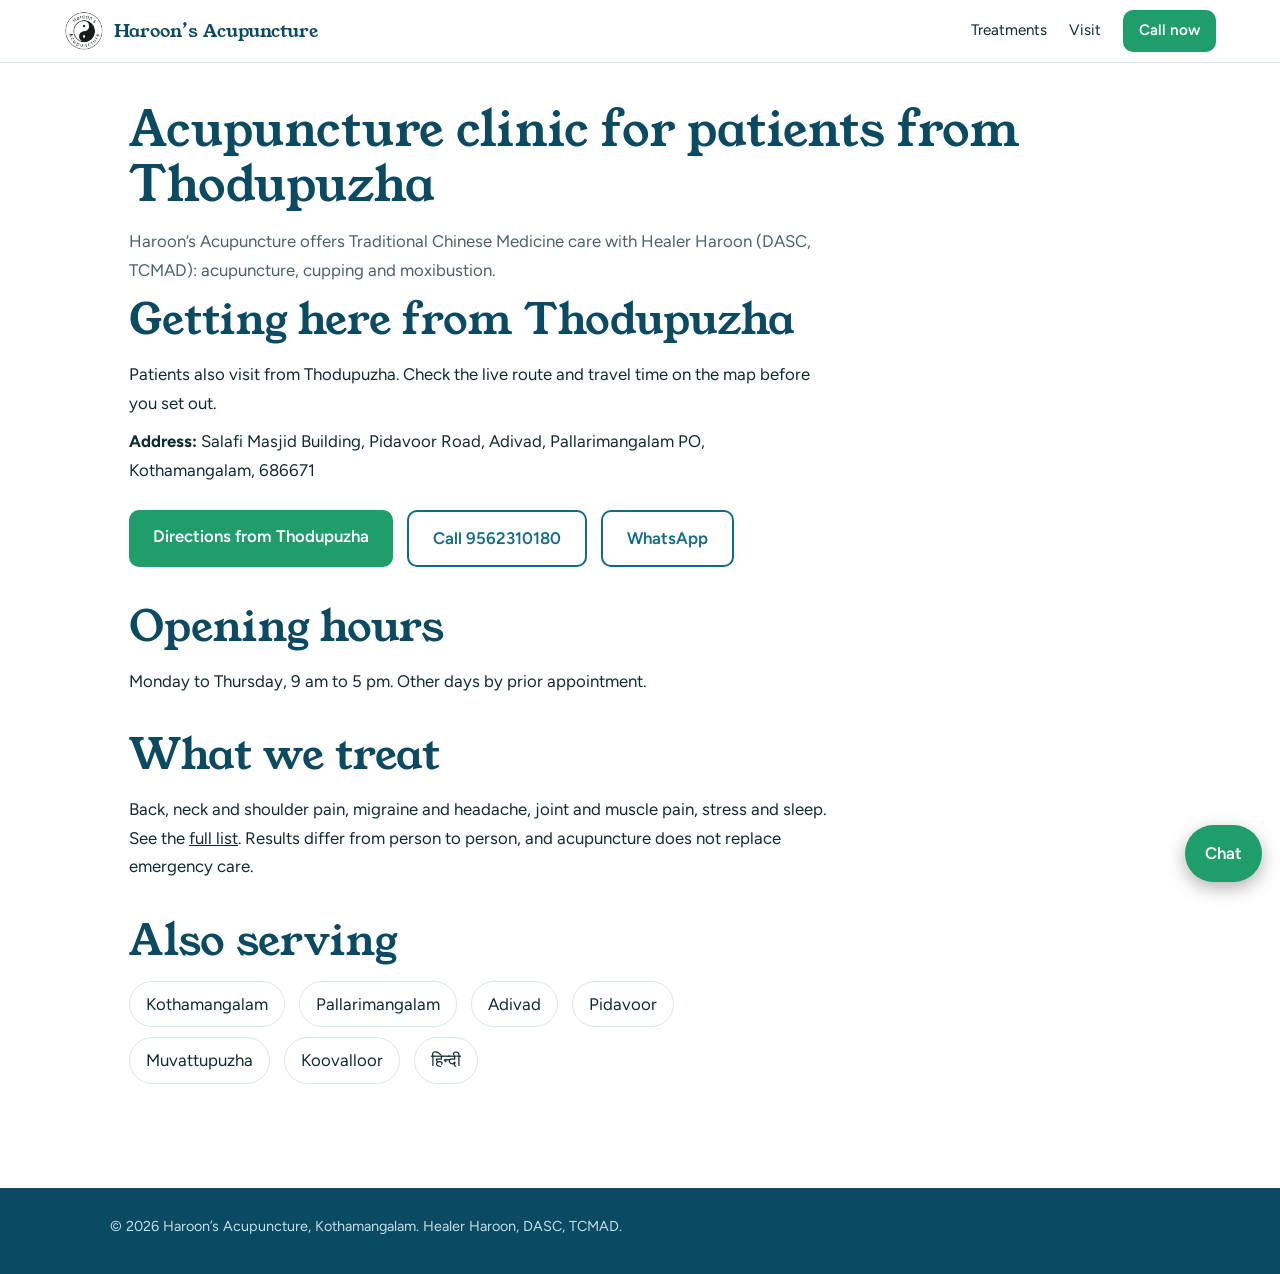
<file: acupuncture-thodupuzha.html>
<!DOCTYPE html><html lang="en"><head><meta charset="UTF-8"><meta name="viewport" content="width=device-width, initial-scale=1"><title>Acupuncture near Thodupuzha | Haroon’s Acupuncture, Kothamangalam</title><meta name="description" content="Acupuncture, cupping and moxibustion near Thodupuzha. Healer Haroon (DASC, TCMAD), Pallarimangalam, Kothamangalam. Mon-Thu 9-5. Call 9562310180."><link rel="canonical" href="https://aminsharifpc10-coder.github.io/kizila-website-vscode/acupuncture-thodupuzha.html"><meta property="og:title" content="Acupuncture near Thodupuzha | Haroon’s Acupuncture, Kothamangalam"><meta property="og:description" content="Acupuncture, cupping and moxibustion near Thodupuzha. Healer Haroon (DASC, TCMAD), Pallarimangalam, Kothamangalam. Mon-Thu 9-5. Call 9562310180."><meta property="og:image" content="https://aminsharifpc10-coder.github.io/kizila-website-vscode/images/entrance.jpg"><meta property="og:type" content="website"><link rel="preconnect" href="https://fonts.googleapis.com"><link rel="preconnect" href="https://fonts.gstatic.com" crossorigin><link href="https://fonts.googleapis.com/css2?family=Figtree:wght@400;600&family=Noto+Sans+Devanagari:wght@400;600&family=Noto+Sans+Malayalam:wght@400;600&family=Young+Serif&display=swap" rel="stylesheet"><link rel="stylesheet" href="style.css"></head><body class="page"><header class="top solid" id="top"><a class="brand" href="index.html"><img src="images/logo.jpg" alt="" width="40" height="40"><span>Haroon’s Acupuncture</span></a><nav><a href="index.html#treatments">Treatments</a><a href="index.html#visit">Visit</a><a class="btn small" href="tel:+919562310180">Call now</a></nav></header><main class="sec"><h1 class="h1s">Acupuncture clinic for patients from Thodupuzha</h1>
<p class="sub">Haroon’s Acupuncture offers Traditional Chinese Medicine care with Healer Haroon (DASC, TCMAD): acupuncture, cupping and moxibustion.</p>
<h2>Getting here from Thodupuzha</h2><p>Patients also visit from Thodupuzha. Check the live route and travel time on the map before you set out.</p><p><strong>Address:</strong> Salafi Masjid Building, Pidavoor Road, Adivad, Pallarimangalam PO, Kothamangalam, 686671</p>
<!-- EDIT: add a landmark, bus route or travel time that local patients will recognise. -->
<div class="actions"><a class="btn" href="https://www.google.com/maps/dir/?api=1&origin=Thodupuzha+Kerala&destination=Salafi+Masjid+Building+Pidavoor+Road+Adivad+Pallarimangalam+Kothamangalam+686671" target="_blank" rel="noopener">Directions from Thodupuzha</a><a class="btn ghost call" href="tel:+919562310180">Call 9562310180</a><a class="btn ghost call" href="https://wa.me/919562310180?text=Hello%2C%20I%20would%20like%20to%20book%20an%20appointment." target="_blank" rel="noopener">WhatsApp</a></div>
<h2 class="gap">Opening hours</h2><p>Monday to Thursday, 9 am to 5 pm. Other days by prior appointment.</p>
<h2 class="gap">What we treat</h2><p>Back, neck and shoulder pain, migraine and headache, joint and muscle pain, stress and sleep. See the <a href="index.html#treatments">full list</a>. Results differ from person to person, and acupuncture does not replace emergency care.</p>
<h2 class="gap">Also serving</h2><p class="areas"><a href="acupuncture-kothamangalam.html">Kothamangalam</a> <a href="acupuncture-pallarimangalam.html">Pallarimangalam</a> <a href="acupuncture-adivad.html">Adivad</a> <a href="acupuncture-pidavoor.html">Pidavoor</a> <a href="acupuncture-muvattupuzha.html">Muvattupuzha</a> <a href="acupuncture-koovalloor.html">Koovalloor</a> <a href="hindi.html">हिन्दी</a></p></main><footer><p>© <span id="yr">2026</span> Haroon’s Acupuncture, Kothamangalam. Healer Haroon, DASC, TCMAD.</p></footer><a class="wa" href="https://wa.me/919562310180?text=Hello%2C%20I%20would%20like%20to%20book%20an%20appointment." target="_blank" rel="noopener">Chat</a><script src="script.js"></script></body></html>
</file>
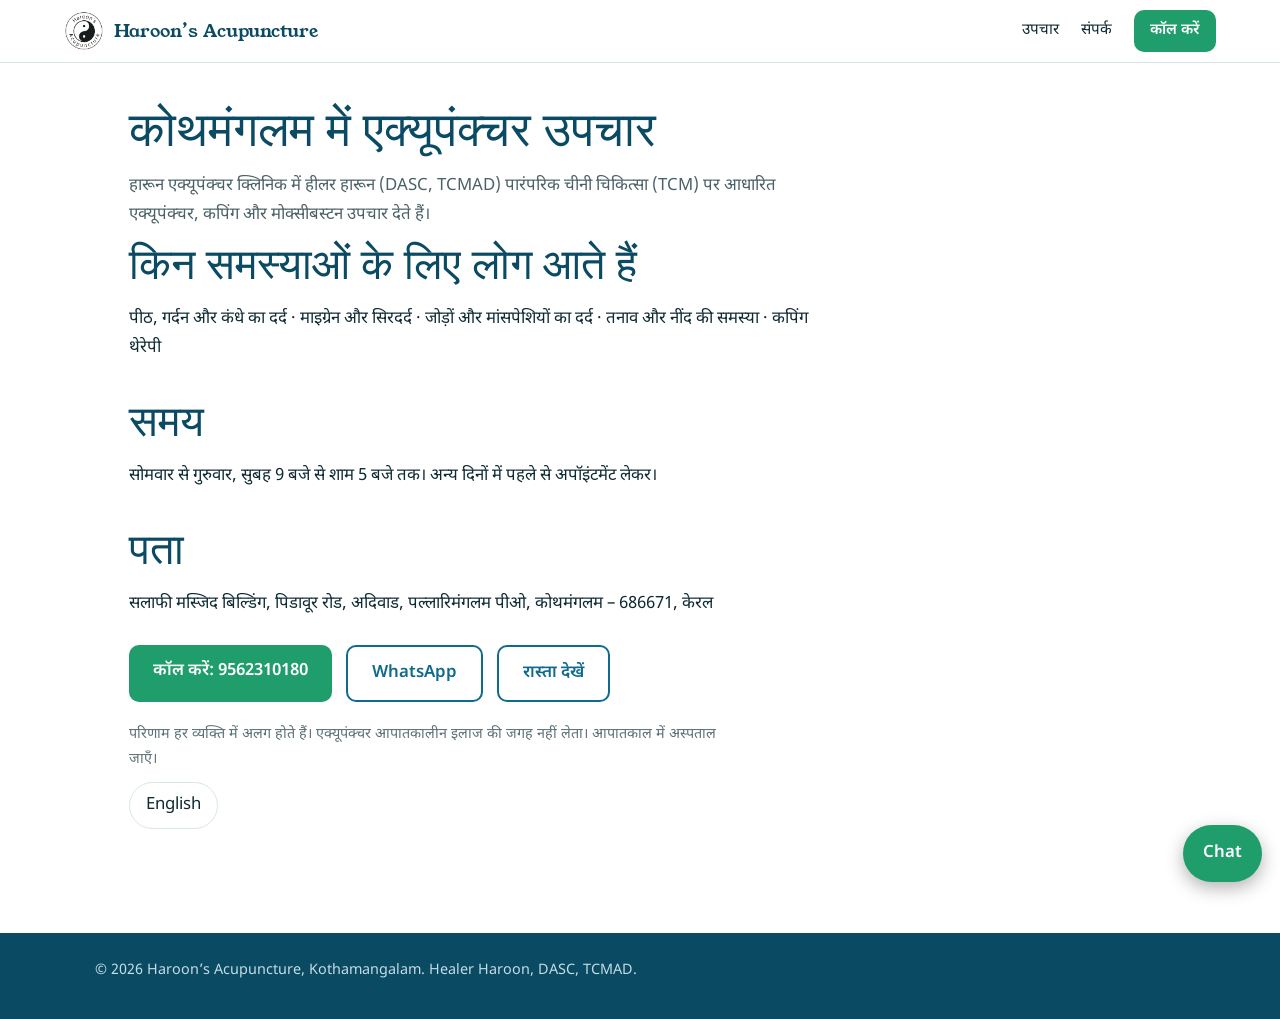
<file: hindi.html>
<!DOCTYPE html><html lang="hi"><head><meta charset="UTF-8"><meta name="viewport" content="width=device-width, initial-scale=1"><title>हारून एक्यूपंक्चर क्लिनिक | कोथमंगलम, केरल</title><meta name="description" content="कोथमंगलम में एक्यूपंक्चर, कपिंग और मोक्सीबस्टन उपचार। हीलर हारून, पल्लारिमंगलम। अपॉइंटमेंट के लिए कॉल करें: 9562310180।"><link rel="canonical" href="https://aminsharifpc10-coder.github.io/kizila-website-vscode/hindi.html"><meta property="og:title" content="हारून एक्यूपंक्चर क्लिनिक | कोथमंगलम, केरल"><meta property="og:description" content="कोथमंगलम में एक्यूपंक्चर, कपिंग और मोक्सीबस्टन उपचार। हीलर हारून, पल्लारिमंगलम। अपॉइंटमेंट के लिए कॉल करें: 9562310180।"><meta property="og:image" content="https://aminsharifpc10-coder.github.io/kizila-website-vscode/images/entrance.jpg"><meta property="og:type" content="website"><link rel="preconnect" href="https://fonts.googleapis.com"><link rel="preconnect" href="https://fonts.gstatic.com" crossorigin><link href="https://fonts.googleapis.com/css2?family=Figtree:wght@400;600&family=Noto+Sans+Devanagari:wght@400;600&family=Noto+Sans+Malayalam:wght@400;600&family=Young+Serif&display=swap" rel="stylesheet"><link rel="stylesheet" href="style.css"><style>body{font-family:"Noto Sans Devanagari",var(--body)}</style></head><body class="page"><header class="top solid" id="top"><a class="brand" href="index.html"><img src="images/logo.jpg" alt="" width="40" height="40"><span>Haroon’s Acupuncture</span></a><nav><a href="index.html#treatments">उपचार</a><a href="index.html#visit">संपर्क</a><a class="btn small" href="tel:+919562310180">कॉल करें</a></nav></header><main class="sec"><h1 class="h1s">कोथमंगलम में एक्यूपंक्चर उपचार</h1>
<p class="sub">हारून एक्यूपंक्चर क्लिनिक में हीलर हारून (DASC, TCMAD) पारंपरिक चीनी चिकित्सा (TCM) पर आधारित एक्यूपंक्चर, कपिंग और मोक्सीबस्टन उपचार देते हैं।</p>
<h2>किन समस्याओं के लिए लोग आते हैं</h2><p>पीठ, गर्दन और कंधे का दर्द · माइग्रेन और सिरदर्द · जोड़ों और मांसपेशियों का दर्द · तनाव और नींद की समस्या · कपिंग थेरेपी</p>
<h2 class="gap">समय</h2><p>सोमवार से गुरुवार, सुबह 9 बजे से शाम 5 बजे तक। अन्य दिनों में पहले से अपॉइंटमेंट लेकर।</p>
<h2 class="gap">पता</h2><p>सलाफी मस्जिद बिल्डिंग, पिडावूर रोड, अदिवाड, पल्लारिमंगलम पीओ, कोथमंगलम – 686671, केरल</p>
<div class="actions"><a class="btn" href="tel:+919562310180">कॉल करें: 9562310180</a><a class="btn ghost call" href="https://wa.me/919562310180?text=%E0%A4%A8%E0%A4%AE%E0%A4%B8%E0%A5%8D%E0%A4%A4%E0%A5%87%2C%20%E0%A4%AE%E0%A5%88%E0%A4%82%20%E0%A4%85%E0%A4%AA%E0%A5%89%E0%A4%87%E0%A4%82%E0%A4%9F%E0%A4%AE%E0%A5%87%E0%A4%82%E0%A4%9F%20%E0%A4%B2%E0%A5%87%E0%A4%A8%E0%A4%BE%20%E0%A4%9A%E0%A4%BE%E0%A4%B9%E0%A4%A4%E0%A4%BE%20%E0%A4%B9%E0%A5%82%E0%A4%81%E0%A5%A4" target="_blank" rel="noopener">WhatsApp</a><a class="btn ghost call" href="https://www.google.com/maps/dir/?api=1&destination=Salafi+Masjid+Building+Pidavoor+Road+Adivad+Pallarimangalam+Kothamangalam+686671" target="_blank" rel="noopener">रास्ता देखें</a></div>
<p class="note">परिणाम हर व्यक्ति में अलग होते हैं। एक्यूपंक्चर आपातकालीन इलाज की जगह नहीं लेता। आपातकाल में अस्पताल जाएँ।</p>
<p class="areas"><a href="index.html">English</a></p></main><footer><p>© <span id="yr">2026</span> Haroon’s Acupuncture, Kothamangalam. Healer Haroon, DASC, TCMAD.</p></footer><a class="wa" href="https://wa.me/919562310180?text=Hello%2C%20I%20would%20like%20to%20book%20an%20appointment." target="_blank" rel="noopener">Chat</a><script src="script.js"></script></body></html>
</file>
<file: style.css>
:root{--ink:#0f2a33;--blue:#0f6a8b;--deep:#0a4a63;--green:#1f9d6b;--mist:#f2f8f9;--line:#d9e6ea;
--head:"Young Serif","Noto Sans Malayalam",serif;--body:"Figtree","Noto Sans Malayalam",system-ui,sans-serif}
*{box-sizing:border-box;margin:0}html{scroll-behavior:smooth;scroll-padding-top:80px}
body{font:400 1.05rem/1.7 var(--body);color:var(--ink);background:#fff}img{max-width:100%;display:block}a{color:inherit}
:focus-visible{outline:3px solid var(--green);outline-offset:3px}
.bar{display:flex;justify-content:space-between;gap:12px;flex-wrap:wrap;background:var(--deep);color:#e6f3f7;font-size:.88rem;padding:8px 5vw}.bar a{font-weight:600;text-decoration:none}
.top{position:sticky;top:0;z-index:20;display:flex;justify-content:space-between;align-items:center;padding:10px 5vw;background:#fff;border-bottom:1px solid var(--line)}
.brand{display:flex;align-items:center;gap:10px;text-decoration:none;font:1.15rem var(--head);color:var(--deep)}.brand img{border-radius:50%}
nav{display:flex;align-items:center;gap:22px}nav a{text-decoration:none;font-size:.95rem}nav a:not(.btn):hover{color:var(--blue);text-decoration:underline;text-underline-offset:6px}
.btn{display:inline-block;background:var(--green);color:#fff;padding:12px 24px;border-radius:10px;text-decoration:none;font-weight:600;transition:transform .2s,background .2s}
.btn:hover{transform:translateY(-3px);background:#178558}.btn.ghost{background:transparent;color:var(--blue);border:2px solid var(--blue)}.btn.ghost:hover{background:var(--mist)}.btn.small{padding:8px 16px}
.hero{display:grid;grid-template-columns:1.1fr .9fr;gap:5vw;align-items:center;padding:60px 5vw 100px;background:linear-gradient(180deg,var(--mist),#fff)}
h1{font:400 clamp(2.1rem,4.8vw,3.7rem)/1.14 var(--head);color:var(--deep)}
h1 span{display:block;opacity:0;transform:translateY(26px);animation:rise .9s cubic-bezier(.2,.7,.2,1) forwards}h1 span:nth-child(2){animation-delay:.35s;color:var(--blue)}
.ml{margin-top:20px;font-size:1.15rem;font-weight:600;color:var(--green)}.lead{margin-top:8px;max-width:34em;color:#3d565f}
.hero .ml,.hero .lead,.hero .actions,.hero .open{opacity:0;animation:rise .9s .9s forwards}.hero .actions{animation-delay:1.1s}.hero .open{animation-delay:1.3s}
@keyframes rise{to{opacity:1;transform:none}}
.actions{display:flex;flex-wrap:wrap;gap:14px;margin-top:26px}.open{margin-top:16px;font-size:.95rem;color:var(--blue);font-weight:600}
.pic{position:relative;justify-self:center;width:min(100%,430px);animation:rise 1s .2s both}
.pic .main{width:100%;max-height:540px;object-fit:cover;border-radius:20px;box-shadow:0 20px 50px rgba(10,74,99,.22)}
.pic .seal{position:absolute;left:-22px;bottom:-22px;width:112px;border-radius:50%;border:6px solid #fff;box-shadow:0 8px 24px rgba(0,0,0,.2);animation:spin 80s linear infinite}
@keyframes spin{to{transform:rotate(360deg)}}
.quick{display:grid;grid-template-columns:repeat(3,1fr);gap:16px;max-width:1000px;margin:-56px auto 0;padding:0 5vw;position:relative;z-index:2}
.quick a{background:#fff;border:1px solid var(--line);border-radius:14px;padding:18px 20px;text-decoration:none;box-shadow:0 10px 30px rgba(10,74,99,.12);transition:transform .25s,border-color .25s}
.quick a:hover{transform:translateY(-5px);border-color:var(--green)}.quick strong{display:block;color:var(--deep);font-size:1.05rem}.quick span{font-size:.9rem;color:#4b6168}
.sec{padding:84px 5vw;max-width:1150px;margin:auto}.alt{max-width:none;background:var(--mist)}
h2{font:400 clamp(1.8rem,3.6vw,2.7rem)/1.2 var(--head);color:var(--deep);margin-bottom:14px}h3{font:600 1rem var(--body);color:var(--green);margin:22px 0 4px}
.sub{max-width:36em;color:#4b6168;margin-bottom:28px}.note{margin-top:22px;font-size:.9rem;color:#5d7077;max-width:42em}
.acc details{border-bottom:1px solid var(--line)}.acc summary{cursor:pointer;list-style:none;display:flex;justify-content:space-between;padding:20px 4px;font:1.2rem var(--head);color:var(--deep);transition:color .2s}
.acc summary::-webkit-details-marker{display:none}.acc summary::after{content:"+";font:300 1.8rem var(--body);color:var(--green);transition:transform .3s}
.acc details[open] summary::after{transform:rotate(45deg)}.acc summary:hover{color:var(--blue)}.acc details p{padding:0 4px 22px;max-width:40em;color:#3d565f;animation:fade .4s}
@keyframes fade{from{opacity:0;transform:translateY(-6px)}}
.about{max-width:1150px;margin:auto;display:grid;grid-template-columns:1fr 1fr;gap:5vw;align-items:center}.about p{margin-bottom:14px;color:#3d565f}.about .ml{color:var(--green)}
.about img{border-radius:18px;max-height:520px;width:100%;object-fit:cover;box-shadow:0 14px 36px rgba(10,74,99,.15)}
.strip{display:flex;gap:18px;overflow-x:auto;scroll-snap-type:x mandatory;padding-bottom:16px}.strip figure{flex:0 0 min(78vw,320px);scroll-snap-align:start;overflow:hidden;border-radius:14px;background:var(--mist);border:1px solid var(--line)}
.strip img{height:400px;width:100%;object-fit:cover;transition:transform .6s}.strip figure:hover img{transform:scale(1.07)}figcaption{padding:10px 14px;font-weight:600;font-size:.95rem}
.visit{display:grid;grid-template-columns:1fr 1.1fr;gap:5vw;align-items:start}iframe{width:100%;height:380px;border:0;border-radius:18px;background:var(--mist)}
footer{background:var(--deep);color:#c5dde5;text-align:center;padding:26px 5vw;font-size:.9rem}
.wa{position:fixed;right:18px;bottom:18px;z-index:30;background:var(--green);color:#fff;font-weight:600;text-decoration:none;padding:14px 20px;border-radius:999px;box-shadow:0 6px 18px rgba(0,0,0,.3);animation:pulse 2.6s infinite}
@keyframes pulse{0%{box-shadow:0 0 0 0 rgba(31,157,107,.55)}70%,100%{box-shadow:0 0 0 18px rgba(31,157,107,0)}}
.js .reveal{opacity:0;transform:translateY(30px);transition:opacity .8s,transform .8s}.js .reveal.in{opacity:1;transform:none}
.page .sec{padding-top:40px}.h1s{font:400 clamp(1.9rem,4.4vw,3rem)/1.15 var(--head);color:var(--deep);margin-bottom:14px}.gap{margin-top:34px}.page p{max-width:42em;margin-bottom:10px}
.areas a{display:inline-block;margin:0 10px 10px 0;padding:8px 16px;border:1px solid var(--line);border-radius:999px;text-decoration:none;transition:background .2s}.areas a:hover{background:var(--mist)}
.btn.ghost.call{color:var(--blue)}
@media(max-width:780px){nav a:not(.btn){display:none}.hero,.about,.visit,.quick{grid-template-columns:1fr}.pic{width:min(80%,300px)}.quick{margin-top:-40px}.sec{padding:60px 6vw}.bar span{display:none}}
@media(prefers-reduced-motion:reduce){*{animation:none!important;transition:none!important;scroll-behavior:auto}h1 span,.hero .ml,.hero .lead,.hero .actions,.hero .open,.pic,.js .reveal{opacity:1;transform:none}}

/* pointer and click effects (added by script.js) */
.progress{position:fixed;top:0;left:0;width:100%;height:3px;background:var(--green);transform-origin:0 50%;transform:scaleX(0);z-index:70;pointer-events:none}
.glow{position:fixed;left:0;top:0;width:170px;height:170px;margin:-85px 0 0 -85px;border-radius:50%;background:radial-gradient(circle,rgba(31,157,107,.18),transparent 65%);pointer-events:none;z-index:50;opacity:0;transition:opacity .4s}
.glow.on{opacity:1}
.ripple{position:fixed;width:10px;height:10px;margin:-5px 0 0 -5px;border:1.5px solid var(--green);border-radius:50%;pointer-events:none;z-index:60;animation:ring .7s ease-out forwards}
@keyframes ring{to{transform:scale(3.5);opacity:0}}
.pic .main{transition:transform .15s ease-out}
.btn,.quick a{will-change:transform}

/* hero shows the logo only */
.pic.logo{width:min(80vw,380px)}
.pic.logo .main{aspect-ratio:1;max-height:none;border-radius:50%;border:8px solid #fff;object-fit:cover;animation:halo 4s ease-in-out infinite}
@keyframes halo{0%,100%{box-shadow:0 20px 50px rgba(10,74,99,.22),0 0 0 0 rgba(31,157,107,.35)}50%{box-shadow:0 20px 50px rgba(10,74,99,.22),0 0 0 26px rgba(31,157,107,0)}}

.about.doc{grid-template-columns:.8fr 1.2fr}
.about .portrait{object-position:top;max-height:560px}
.about .cert{width:min(100%,260px);height:170px;margin-top:16px;box-shadow:none;border:1px solid var(--line)}
@media(max-width:780px){.about.doc{grid-template-columns:1fr}.about .portrait{max-width:320px}}

/* logo only: no frame, no shadow, slowly turning */
.pic.logo .main{border:0;box-shadow:none;background:none;mix-blend-mode:multiply;animation:spin 50s linear infinite}

/* logo: the round frame turns, the image fills it so the full circle shows */
.pic.logo{width:min(80vw,380px);aspect-ratio:1;border-radius:50%;overflow:hidden;mix-blend-mode:multiply;animation:spin 50s linear infinite}
.pic.logo .main{width:100%;height:100%;max-height:none;aspect-ratio:auto;object-fit:cover;border:0;border-radius:0;box-shadow:none;animation:none;mix-blend-mode:normal;transition:none}

/* ===== MOBILE FRIENDLY LAYOUT (phones and small tablets only; desktop unchanged) ===== */
html{-webkit-text-size-adjust:100%}
@media(max-width:780px){
  body{font-size:1rem;line-height:1.65;overflow-x:clip}
  p,h1,h2,h3,summary{overflow-wrap:anywhere}

  /* top bar and header */
  .bar{justify-content:center;text-align:center;padding:8px 5vw}
  .top{padding:8px 5vw;gap:10px}
  .brand{font-size:1rem;gap:8px;min-width:0;line-height:1.15}
  .brand img{width:36px;height:36px;flex:none}
  .top nav{flex:none;gap:0}
  .top .btn.small{padding:9px 14px;font-size:.88rem;white-space:nowrap}

  /* hero: logo on top (smaller), text centred, full-width buttons */
  .hero{padding:28px 5vw 76px;gap:22px;text-align:center}
  .hero .pic.logo{order:-1;width:min(44vw,170px)}
  h1{font-size:clamp(1.8rem,8vw,2.4rem)}
  .ml{margin-top:14px;font-size:1.05rem}
  .lead{margin-left:auto;margin-right:auto}
  .actions{gap:12px;margin-top:22px}
  .hero .actions{justify-content:center}
  .actions .btn{flex:1 1 100%;text-align:center;padding:14px 20px}

  /* quick action boxes */
  .quick{margin-top:-44px;gap:12px;padding:0 5vw}
  .quick a{padding:14px 16px}

  /* sections */
  .sec{padding:52px 5vw}
  .page .sec{padding-top:28px}
  h2{font-size:clamp(1.6rem,7vw,2rem)}
  .sub{margin-bottom:20px}
  .acc summary{padding:18px 2px;font-size:1.1rem;gap:14px;align-items:center}
  .acc details p{padding:0 2px 20px}

  /* about */
  .about.doc{gap:24px}
  .about .portrait{max-width:260px;margin:0 auto;max-height:none}
  .about .cert{width:100%;max-width:300px;height:auto;aspect-ratio:3/2}

  /* clinic photo strip */
  .strip{gap:14px;margin:0 -5vw;padding:0 5vw 14px;scroll-padding-left:5vw}
  .strip figure{flex-basis:72vw}
  .strip img{height:320px}

  /* visit */
  .visit{gap:28px}
  iframe{height:300px}

  /* area chips and sub pages */
  .areas a{margin:0 8px 10px 0;padding:9px 14px}
  .h1s{font-size:clamp(1.6rem,7vw,2.1rem)}
  .gap{margin-top:28px}

  /* footer and floating chat button */
  footer{padding:22px 5vw calc(84px + env(safe-area-inset-bottom,0px))}
  .wa{right:14px;bottom:calc(14px + env(safe-area-inset-bottom,0px));padding:12px 18px}
}
@media(max-width:380px){
  .brand{font-size:.92rem}
  .top .btn.small{padding:8px 11px;font-size:.82rem}
  .strip figure{flex-basis:80vw}
}
/* no sticky "hover" jumps on touch screens */
@media(hover:none){.btn:hover,.quick a:hover{transform:none}.strip figure:hover img{transform:none}}

/* ===== MOBILE FIXES 2: portrait shape and hero typography ===== */
@media(max-width:780px){
  /* portrait: keep natural proportions, show face and shoulders */
  .about .portrait{width:min(78%,280px);height:auto;aspect-ratio:3/4;max-height:none;max-width:none;object-fit:cover;object-position:center 20%;margin:0 auto;border-radius:18px}
  .about .cert{height:auto}
  .about h2{text-align:center}

  /* hero: clear size steps from heading down to small text */
  .hero{padding:22px 6vw 72px;gap:16px}
  .hero .pic.logo{width:min(36vw,140px)}
  .hero h1{font-size:clamp(1.85rem,8.6vw,2.35rem);line-height:1.15;letter-spacing:-.2px}
  .hero h1 span:nth-child(2){font-size:clamp(1.05rem,4.8vw,1.3rem);line-height:1.3;margin-top:8px;letter-spacing:0;font-family:var(--body);font-weight:600}
  .hero .ml{font-size:1.1rem;line-height:1.5;margin-top:16px;padding:0 4px}
  .hero .lead{font-size:.98rem;line-height:1.6;margin-top:10px;max-width:22em}
  .hero .actions{margin-top:20px}
  .hero .actions .btn{font-size:1rem;padding:14px 18px}
  .hero .open{font-size:.9rem;margin-top:14px}
  .wa{padding:10px 16px;font-size:.95rem}
}

/* ===== MOBILE FIX 3: show the whole portrait, nothing cropped ===== */
@media(max-width:780px){
  .about.doc .portrait{width:min(82%,300px)!important;height:auto!important;max-height:none!important;aspect-ratio:700/933!important;object-fit:contain!important;object-position:center!important;background:var(--mist);margin:0 auto}
}
</file>
